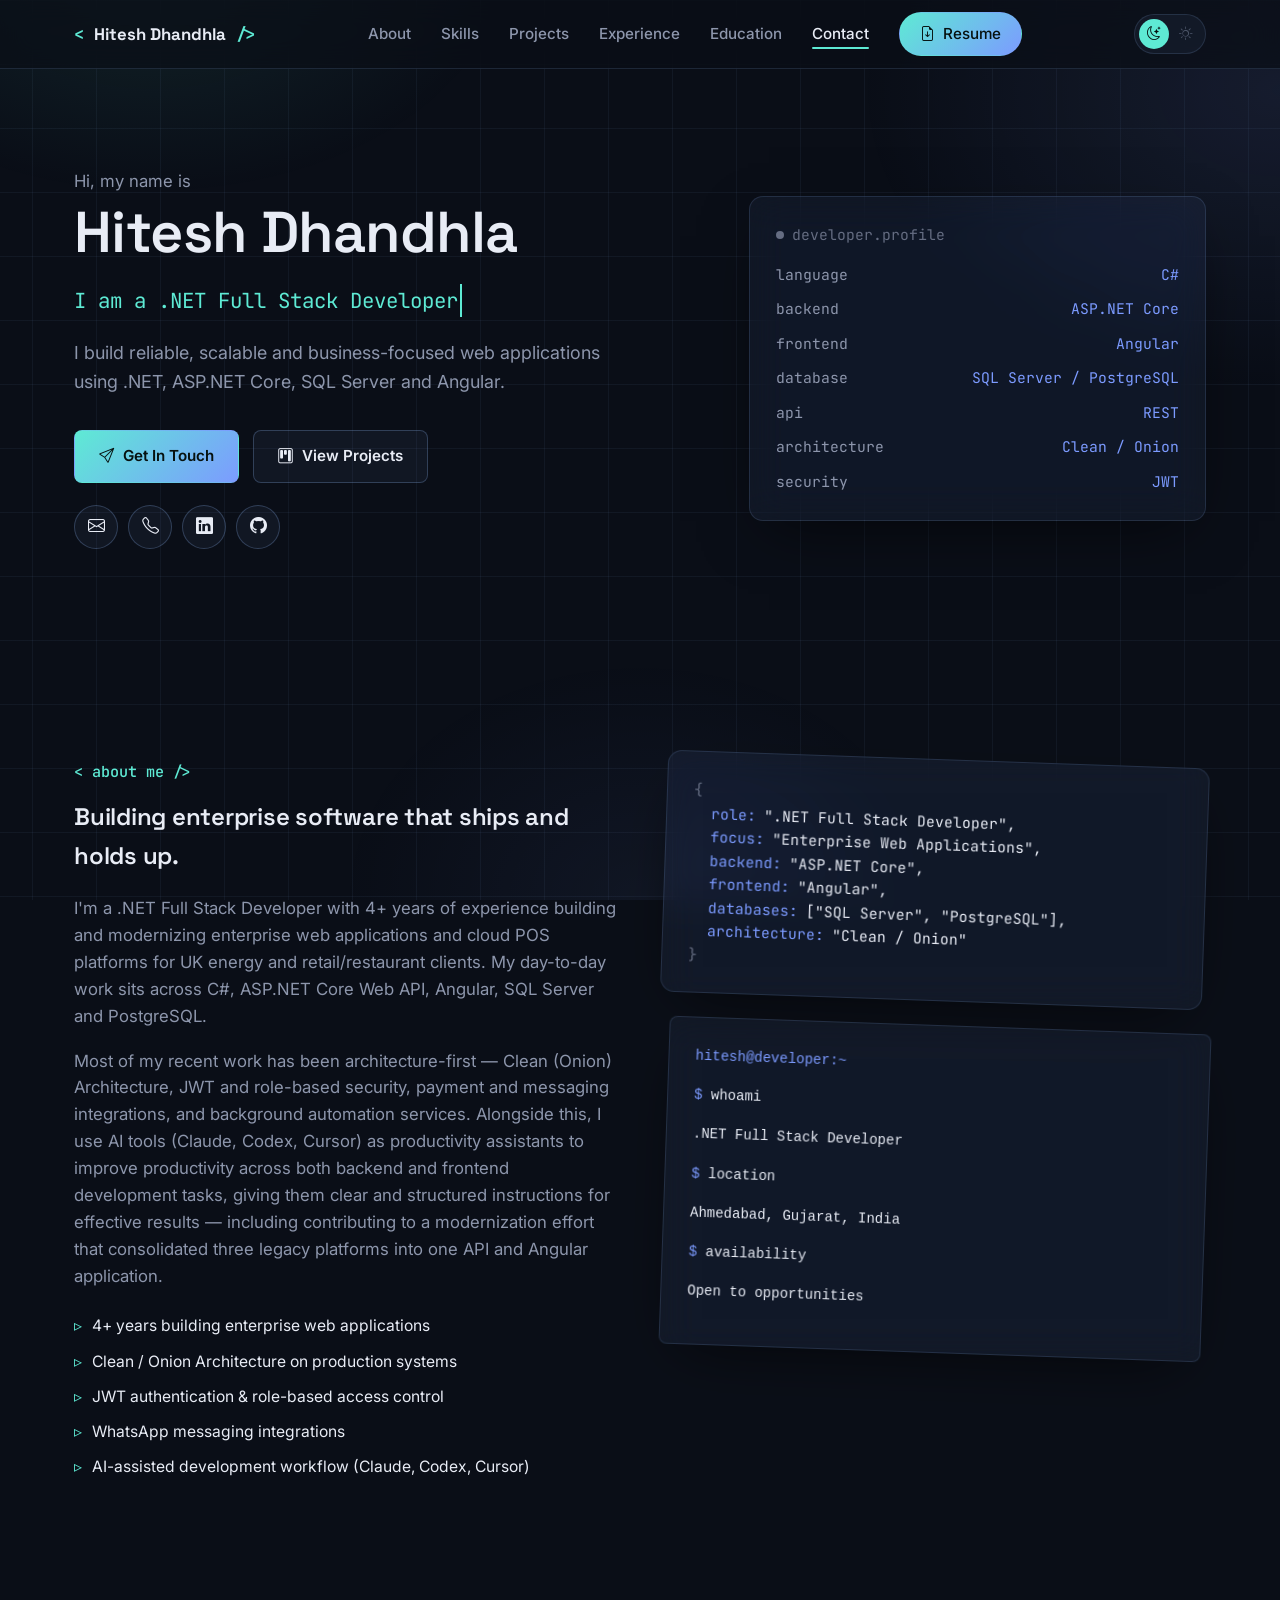
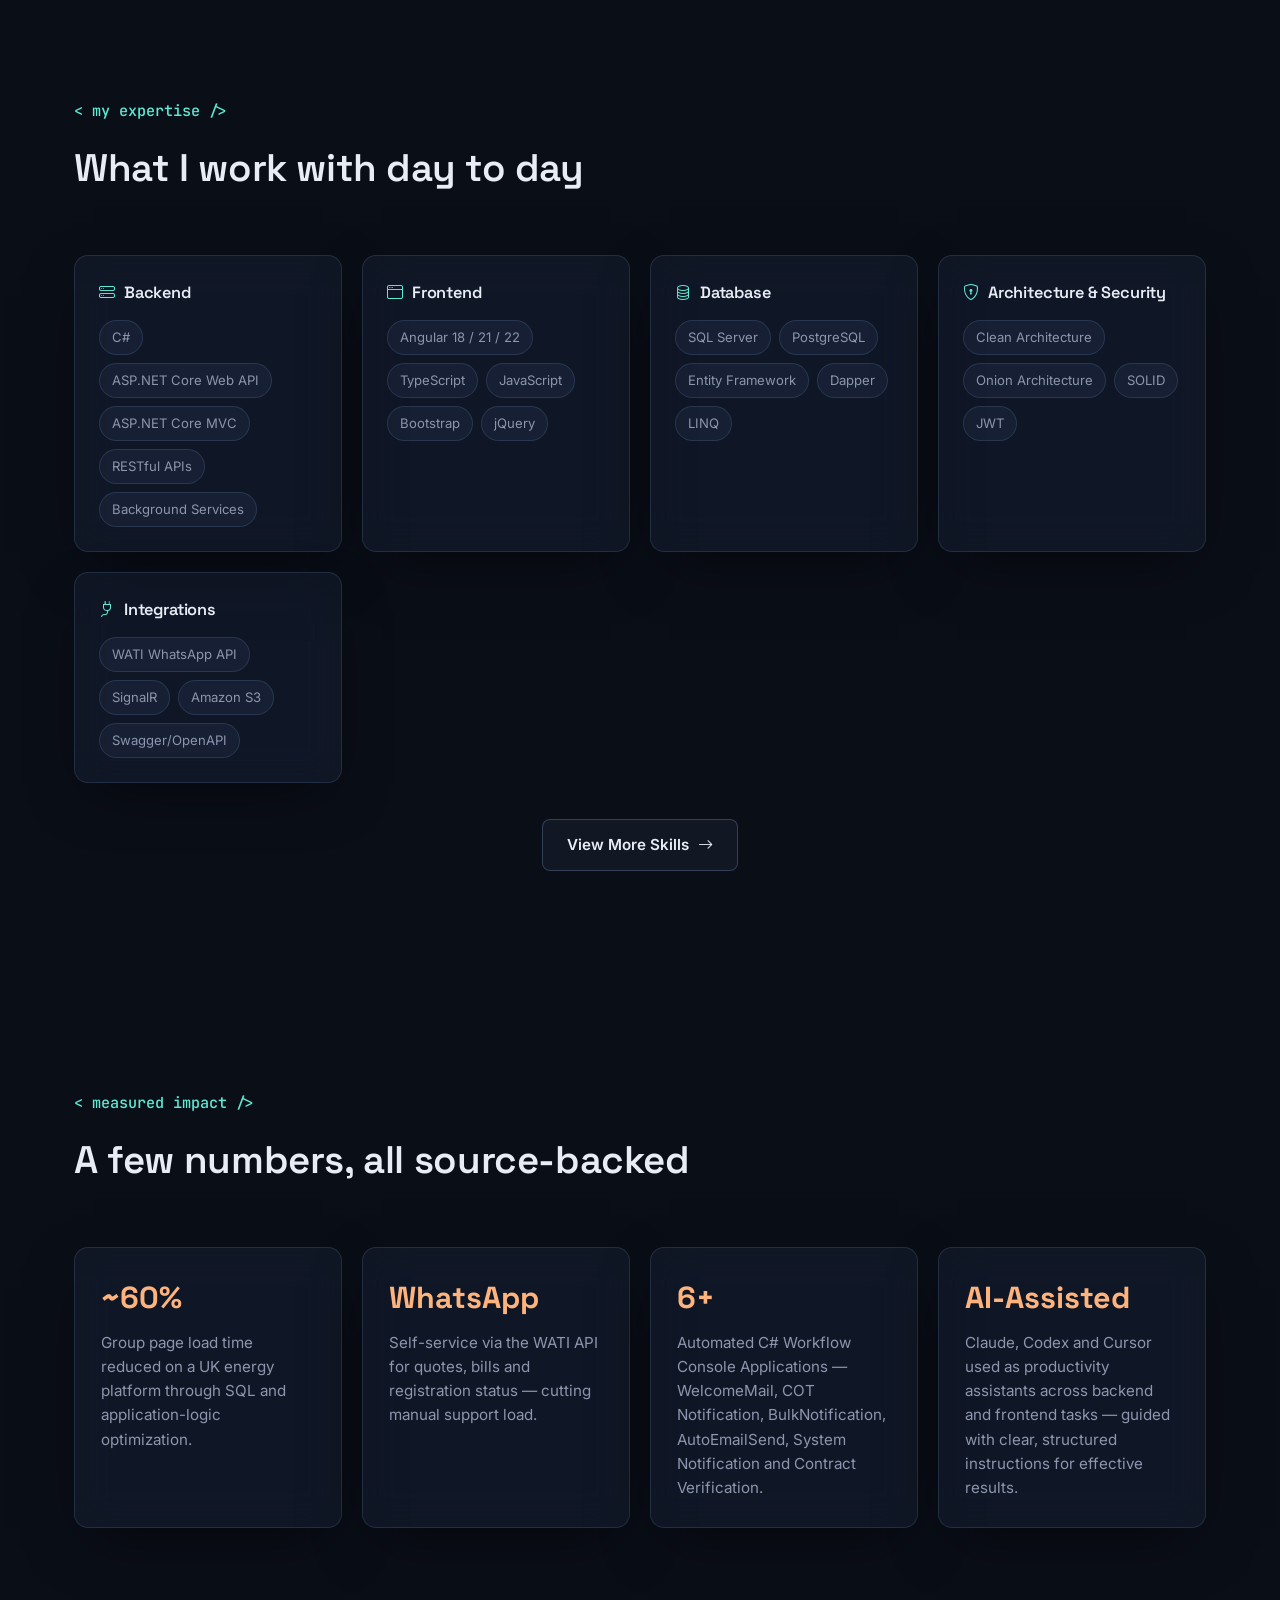
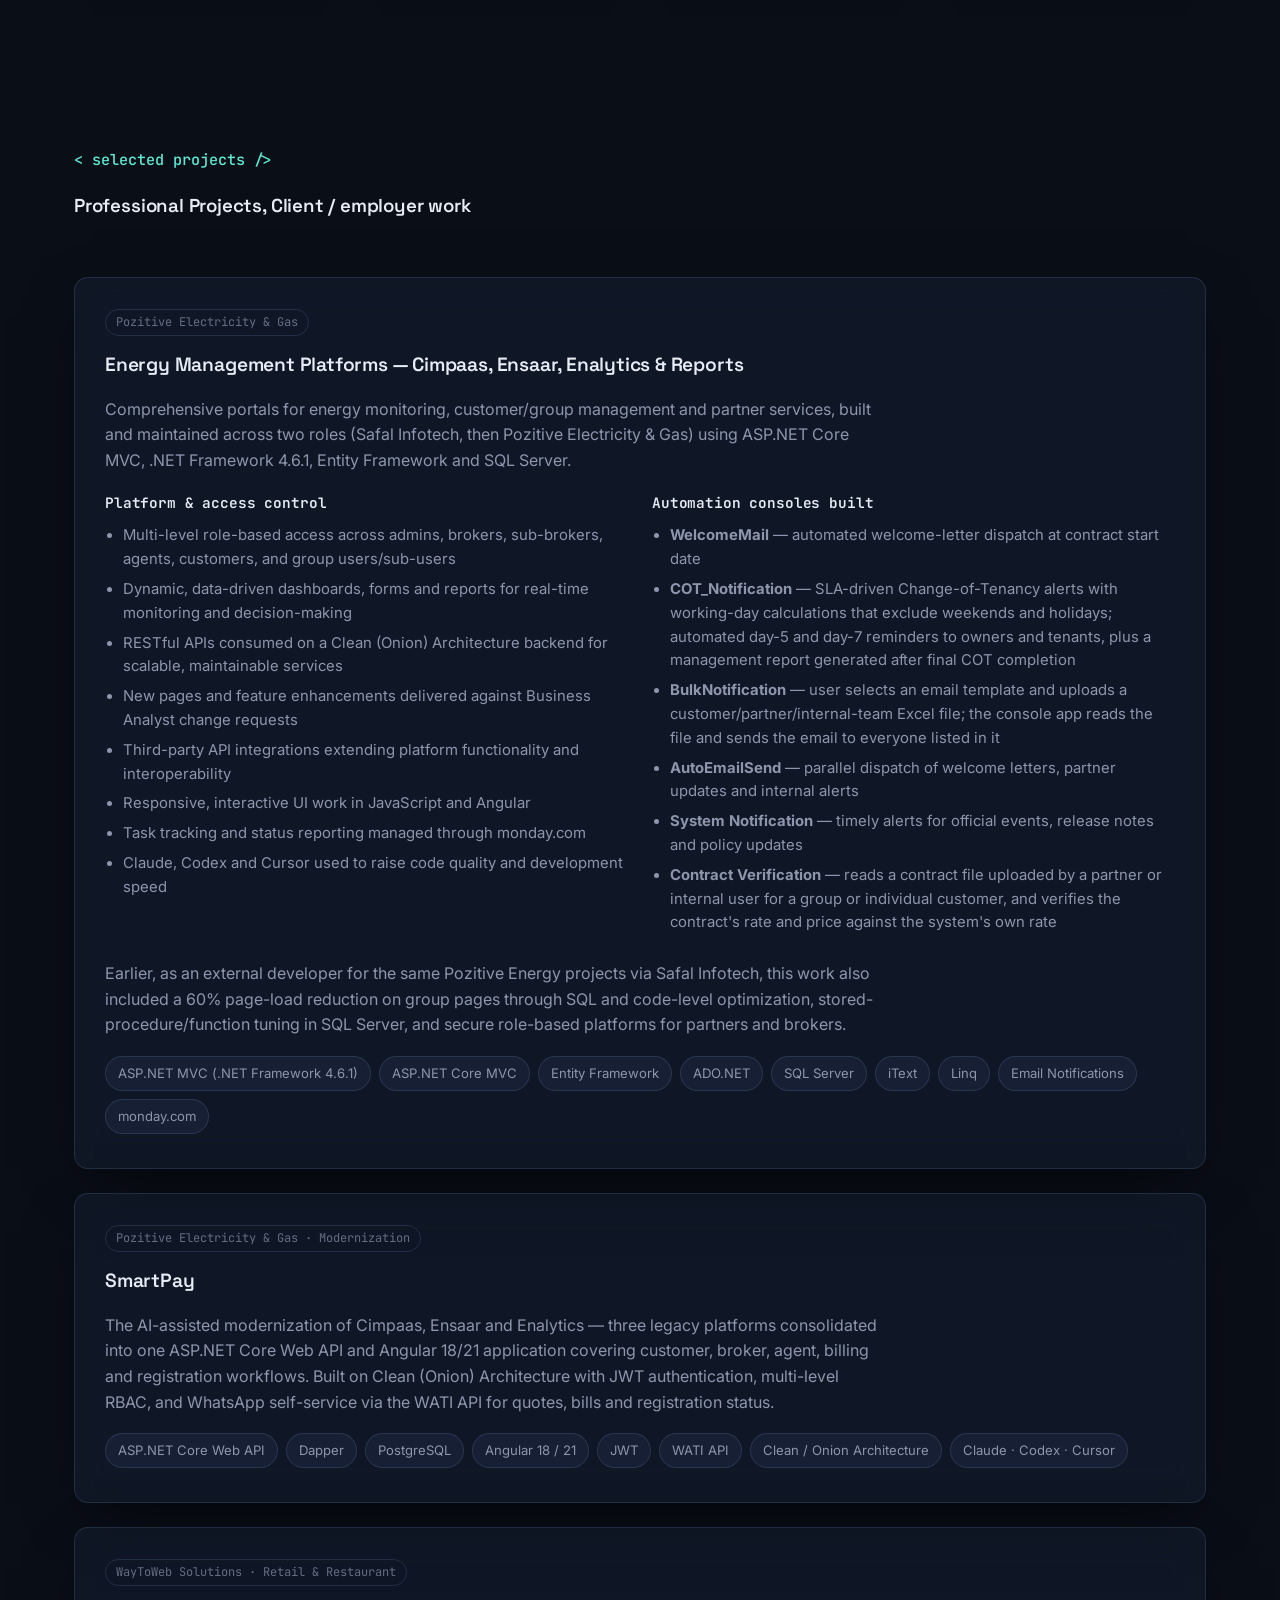
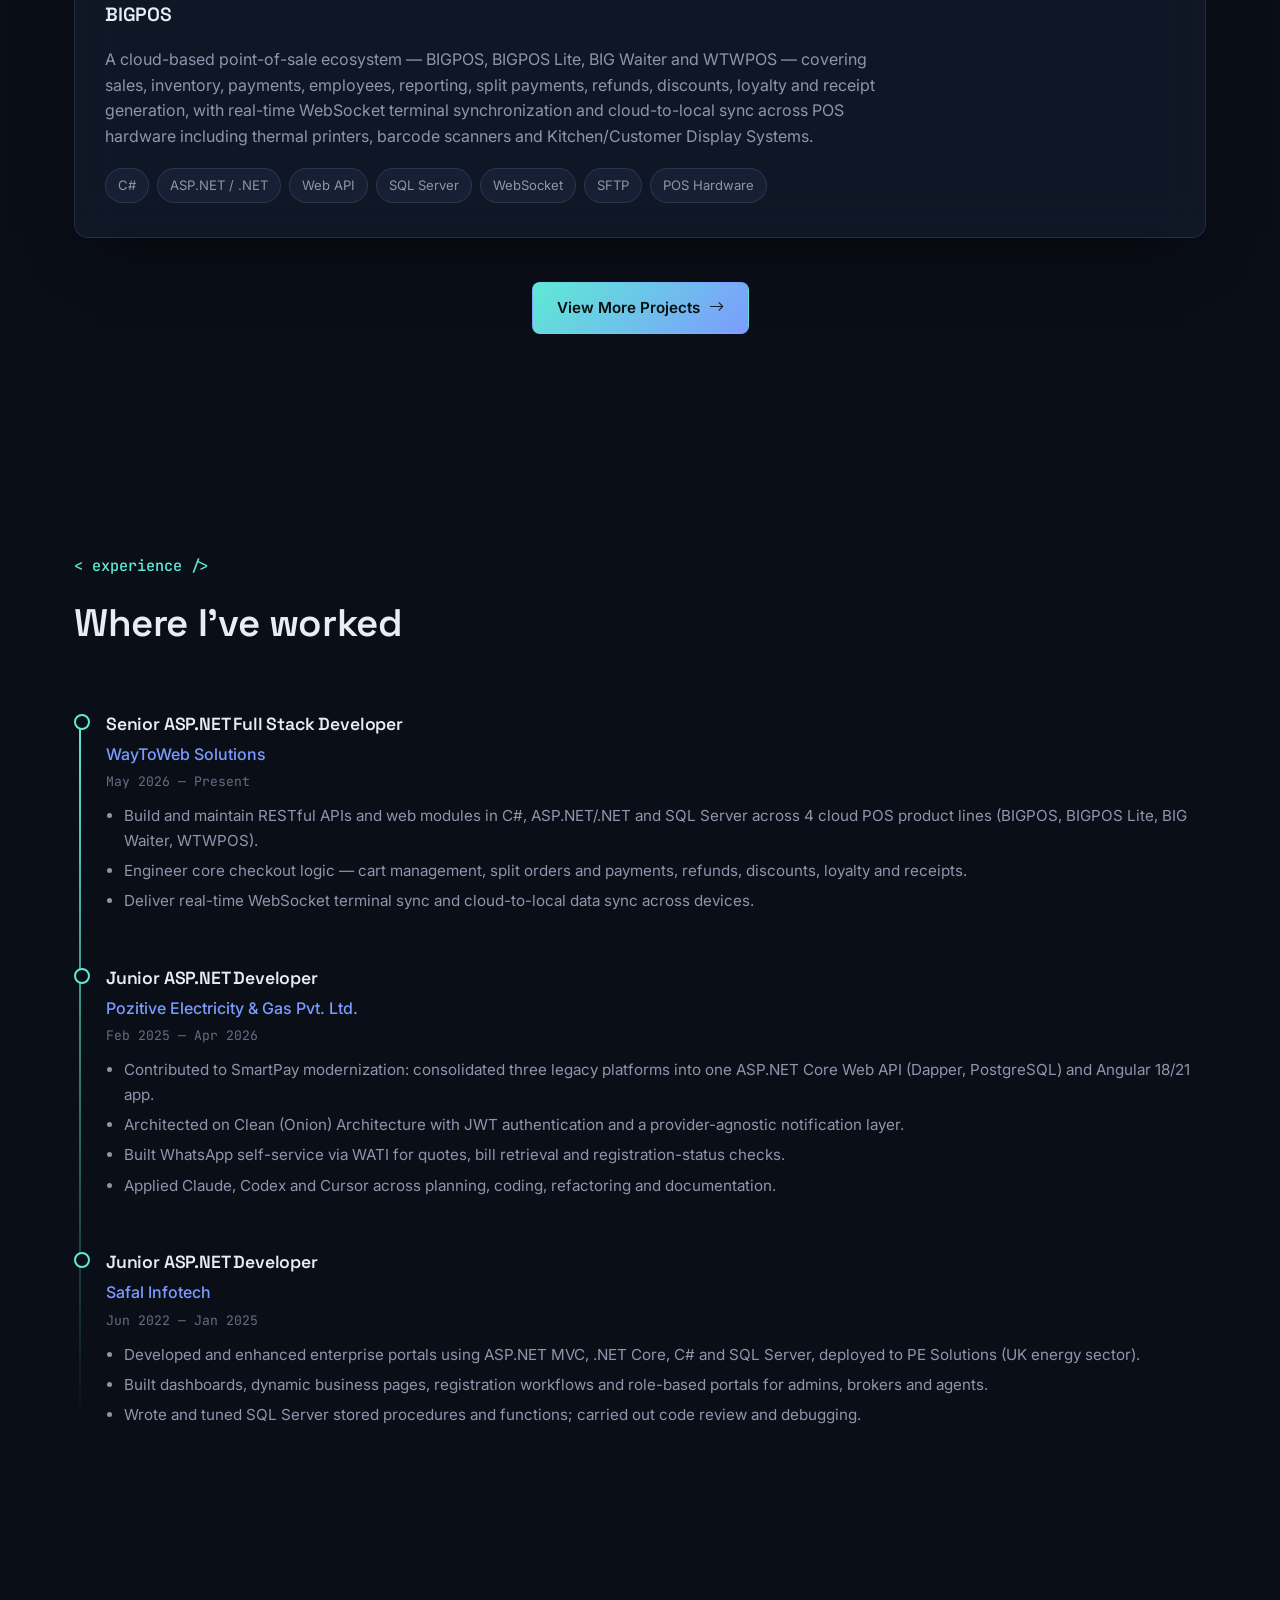
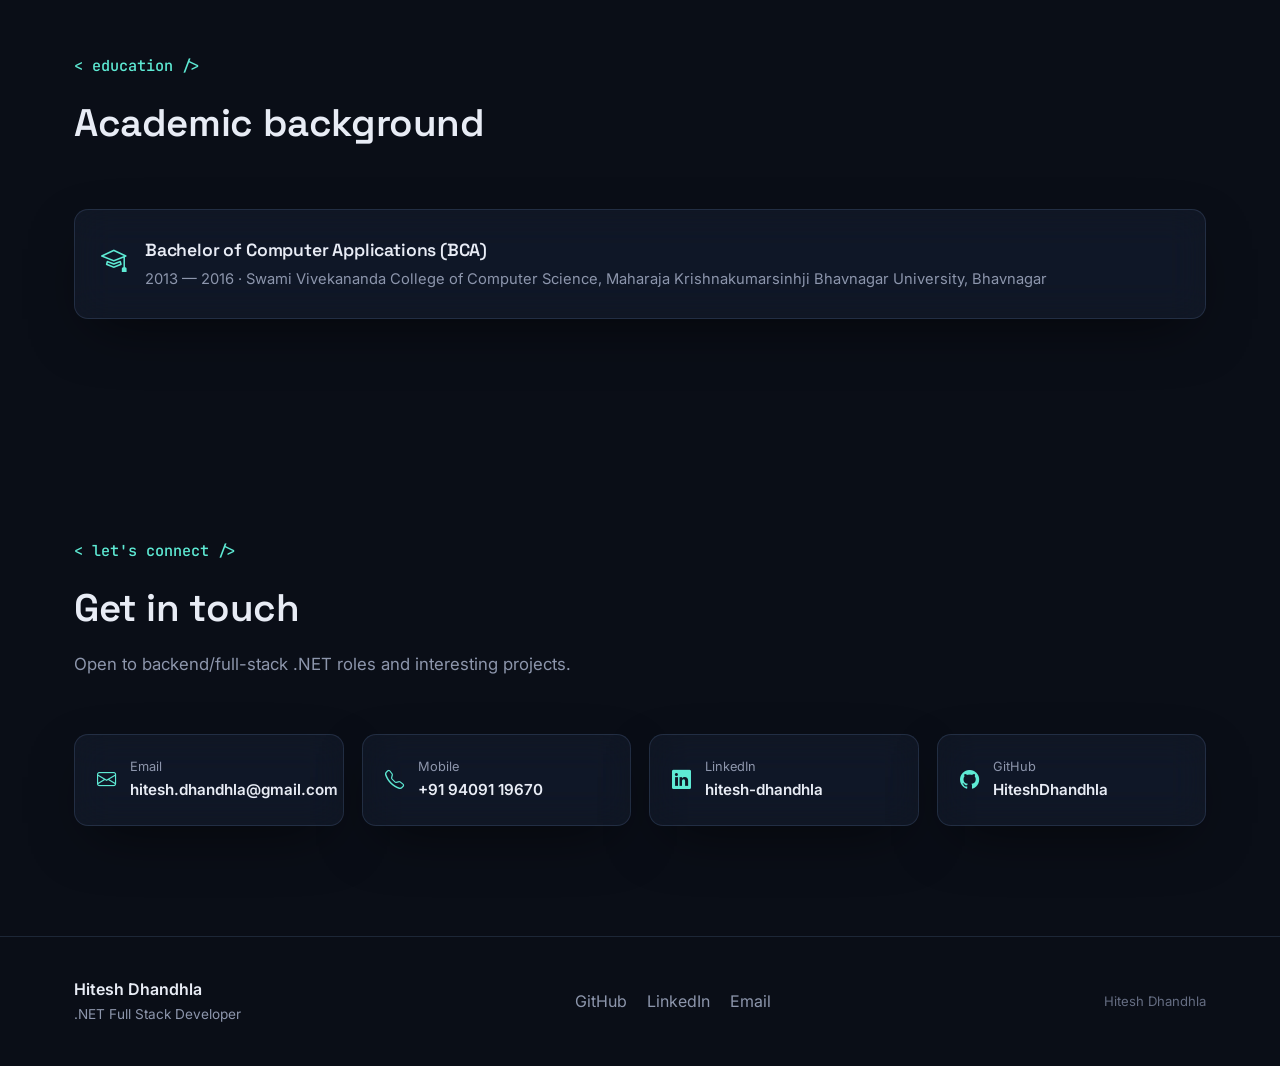
<file: index.html>
<!doctype html>
<html lang="en">

<head>
  <meta charset="UTF-8">
  <meta name="viewport" content="width=device-width, initial-scale=1">
  <title>Hitesh Dhandhla | .NET Full Stack Developer</title>
  <meta name="description"
    content="Hitesh Dhandhla — .NET Full Stack Developer building reliable, scalable web applications with ASP.NET Core, Angular and SQL Server.">

  <meta property="og:title" content="Hitesh Dhandhla | .NET Full Stack Developer">
  <meta property="og:description"
    content="I build reliable, scalable and business-focused web applications using .NET, ASP.NET Core, SQL Server and Angular.">
  <meta property="og:type" content="website">
  <meta property="og:url" content="https://HiteshDhandhla.github.io/">
  <meta name="twitter:card" content="summary">

  <link rel="icon" href="assets/favicon/favicon.svg" type="image/svg+xml">

  <link rel="stylesheet" href="https://cdn.jsdelivr.net/npm/bootstrap-icons@1.11.3/font/bootstrap-icons.css">
  <link rel="stylesheet" href="https://cdn.jsdelivr.net/npm/aos@2.3.4/dist/aos.css">
  <link rel="stylesheet" href="assets/css/style.css">
</head>

<body>

  <div class="bg-schematic" aria-hidden="true"></div>
  <div class="bg-glow" aria-hidden="true"></div>

  <nav class="site-nav">
    <div class="container-narrow">
      <a href="/" class="brand"><span class="bracket">&lt;</span>Hitesh Dhandhla<span class="bracket">/&gt;</span></a>

      <ul class="nav-links" id="nav-links">
        <li><a href="#about">About</a></li>
        <li><a href="#expertise">Skills</a></li>
        <li><a href="#projects">Projects</a></li>
        <li><a href="#experience">Experience</a></li>
        <li><a href="#education">Education</a></li>
        <li><a href="#contact">Contact</a></li>
        <li><a class="nav-cta" href="resume/Hitesh_Dhandhla.pdf" download="Hitesh_Dhandhla.pdf" rel="noopener"><i
              class="bi bi-file-earmark-arrow-down"></i> Resume</a></li>
      </ul>

      <div class="nav-right">
        <div class="theme-switch" role="group" aria-label="Theme">
          <button type="button" data-theme="dark" aria-pressed="true" aria-label="Dark theme"><i
              class="bi bi-moon-stars"></i></button>
          <button type="button" data-theme="light" aria-pressed="false" aria-label="Light theme"><i
              class="bi bi-sun"></i></button>
        </div>
        <button class="nav-toggle" aria-label="Open menu" aria-expanded="false" aria-controls="nav-links">
          <i class="bi bi-list"></i>
        </button>
      </div>
    </div>
  </nav>

  <main>

    <!-- Hero -->
    <section class="hero">
      <div class="container-narrow hero-grid">
        <div>
          <p class="hero-eyebrow" data-aos="fade-up">Hi, my name is</p>
          <h1 data-aos="fade-up" data-aos-delay="80">Hitesh Dhandhla</h1>
          <p class="hero-role" data-aos="fade-up" data-aos-delay="160">I am a <span id="hero-role-text"></span><span
              class="cursor">&nbsp;</span></p>
          <p class="hero-desc" data-aos="fade-up" data-aos-delay="240">I build reliable, scalable and business-focused
            web applications using .NET, ASP.NET Core, SQL Server and Angular.</p>
          <div class="hero-actions" data-aos="fade-up" data-aos-delay="320">
            <a href="#contact" class="btn btn-primary"><i class="bi bi-send"></i> Get In Touch</a>
            <a href="/projects/" class="btn btn-ghost"><i class="bi bi-kanban"></i> View Projects</a>
          </div>
          <div class="icon-btn-row" data-aos="fade-up" data-aos-delay="380">
            <a href="mailto:hitesh.dhandhla@gmail.com" class="icon-btn" aria-label="Email Hitesh"><i
                class="bi bi-envelope"></i></a>
            <a href="tel:+919409119670" class="icon-btn" aria-label="Call Hitesh"><i class="bi bi-telephone"></i></a>
            <a href="https://linkedin.com/in/hitesh-dhandhla" target="_blank" rel="noopener" class="icon-btn"
              aria-label="Hitesh on LinkedIn"><i class="bi bi-linkedin"></i></a>
            <a href="https://github.com/HiteshDhandhla" target="_blank" rel="noopener" class="icon-btn"
              aria-label="Hitesh on GitHub"><i class="bi bi-github"></i></a>
          </div>
        </div>

        <div class="glass dev-panel" data-aos="fade-left" data-aos-delay="200">
          <div class="panel-title"><span class="dot"></span> developer.profile</div>
          <ul>
            <li><span class="key">language</span><span class="val">C#</span></li>
            <li><span class="key">backend</span><span class="val">ASP.NET Core</span></li>
            <li><span class="key">frontend</span><span class="val">Angular</span></li>
            <li><span class="key">database</span><span class="val">SQL Server / PostgreSQL</span></li>
            <li><span class="key">api</span><span class="val">REST</span></li>
            <li><span class="key">architecture</span><span class="val">Clean / Onion</span></li>
            <!-- <li><span class="key">security</span><span class="val">JWT · RBAC</span></li> -->
            <li><span class="key">security</span><span class="val">JWT</span></li>
          </ul>
        </div>
      </div>
    </section>

    <!-- About -->
    <section id="about">
      <div class="container-narrow">
        <div class="about-grid">
          <div data-aos="fade-up">
            <span class="code-label">&lt; about me /&gt;</span>
            <h2 style="margin-top:14px;">Building enterprise software that ships and holds up.</h2>
            <div class="about-copy" style="margin-top:20px;">
              <p>I'm a .NET Full Stack Developer with 4+ years of experience building and modernizing enterprise web
                applications and cloud POS platforms for UK energy and retail/restaurant clients. My day-to-day work
                sits across C#, ASP.NET Core Web API, Angular, SQL Server and PostgreSQL.</p>
              <!-- <p>Most of my recent work has been architecture-first — Clean (Onion) Architecture, JWT and role-based security, payment and messaging integrations, and background automation services — including contributing to an AI-assisted modernization (Claude, Codex, Cursor) that consolidated three legacy platforms into one API and Angular application.</p> -->
              <p>Most of my recent work has been architecture-first — Clean (Onion) Architecture, JWT and role-based
                security, payment and messaging integrations, and background automation services. Alongside this, I use
                AI tools (Claude, Codex, Cursor) as productivity assistants to improve productivity across both backend
                and frontend development tasks, giving them clear and structured instructions for effective results —
                including contributing to a modernization effort that consolidated three legacy platforms into one API
                and Angular application.</p>
            </div>
            <ul class="about-highlights">
              <li>4+ years building enterprise web applications</li>
              <li>Clean / Onion Architecture on production systems</li>
              <li>JWT authentication &amp; role-based access control</li>
              <li>WhatsApp messaging integrations</li>
              <!-- <li>Payment gateway and WhatsApp messaging integrations</li> -->
              <li>AI-assisted development workflow (Claude, Codex, Cursor)</li>
            </ul>
          </div>

          <div data-aos="fade-left">
            <div class="glass snapshot-card">
              <div><span class="brace">{</span></div>
              <div class="snapshot-row"><span class="k">role:</span><span class="v">".NET Full Stack Developer",</span>
              </div>
              <div class="snapshot-row"><span class="k">focus:</span><span class="v">"Enterprise Web
                  Applications",</span></div>
              <div class="snapshot-row"><span class="k">backend:</span><span class="v">"ASP.NET Core",</span></div>
              <div class="snapshot-row"><span class="k">frontend:</span><span class="v">"Angular",</span></div>
              <div class="snapshot-row"><span class="k">databases:</span><span class="v">["SQL Server",
                  "PostgreSQL"],</span></div>
              <div class="snapshot-row"><span class="k">architecture:</span><span class="v">"Clean / Onion"</span></div>
              <div><span class="brace">}</span></div>
            </div>
            <div class="glass terminal">
              <div class="terminal-top">hitesh@developer:~</div>
              <p><span>$</span> whoami</p>
              <p>.NET Full Stack Developer</p>
              <p><span>$</span> location</p>
              <p>Ahmedabad, Gujarat, India</p>
              <p><span>$</span> availability</p>
              <p>Open to opportunities</p>
            </div>
          </div>
        </div>
      </div>
    </section>

    <!-- Expertise preview -->
    <section id="expertise">
      <div class="container-narrow">
        <div class="section-head" data-aos="fade-up">
          <span class="code-label">&lt; my expertise /&gt;</span>
          <h2>What I work with day to day</h2>
          <!-- <p>A curated snapshot — the full breakdown lives on the dedicated skills page.</p> -->
        </div>

        <div class="skill-groups" data-aos="fade-up">
          <div class="glass skill-card">
            <h3><i class="bi bi-hdd-stack"></i> Backend</h3>
            <div class="chip-row">
              <span class="chip">C#</span><span class="chip">ASP.NET Core Web API</span><span class="chip">ASP.NET Core
                MVC</span><span class="chip">RESTful APIs</span><span class="chip">Background Services</span>
            </div>
          </div>
          <div class="glass skill-card">
            <h3><i class="bi bi-window"></i> Frontend</h3>
            <div class="chip-row">
              <span class="chip">Angular 18 / 21 / 22</span><span class="chip">TypeScript</span><span
                class="chip">JavaScript</span><span class="chip">Bootstrap</span><span class="chip">jQuery</span>
            </div>
          </div>
          <div class="glass skill-card">
            <h3><i class="bi bi-database"></i> Database</h3>
            <div class="chip-row">
              <span class="chip">SQL Server</span><span class="chip">PostgreSQL</span><span class="chip">Entity
                Framework</span><span class="chip">Dapper</span><span class="chip">LINQ</span>
            </div>
          </div>
          <div class="glass skill-card">
            <h3><i class="bi bi-shield-lock"></i> Architecture &amp; Security</h3>
            <div class="chip-row">
              <span class="chip">Clean Architecture</span>
              <span class="chip">Onion Architecture</span>
              <span class="chip">SOLID</span>
              <span class="chip">JWT</span>
              <!-- <span class="chip">RBAC</span> -->
            </div>
          </div>
          <div class="glass skill-card">
            <h3><i class="bi bi-plug"></i> Integrations</h3>
            <div class="chip-row">
              <!-- <span class="chip">Payment Gateways</span> -->
              <span class="chip">WATI WhatsApp API</span>
              <span class="chip">SignalR </span>
              <span class="chip">Amazon S3</span>
              <span class="chip">Swagger/OpenAPI</span>
            </div>
          </div>
        </div>

        <div data-aos="fade-up" style="text-align:center; margin-top:36px;">
          <a href="/skills/" class="btn btn-ghost">View More Skills <i class="bi bi-arrow-right"></i></a>
        </div>
      </div>
    </section>

    <!-- Achievements -->
    <section id="achievements">
      <div class="container-narrow">
        <div class="section-head" data-aos="fade-up">
          <span class="code-label">&lt; measured impact /&gt;</span>
          <h2>A few numbers, all source-backed</h2>
        </div>
        <div class="stat-row" data-aos="fade-up">
          <div class="glass stat-card">
            <div class="stat-num">~60%</div>
            <p>Group page load time reduced on a UK energy platform through SQL and application-logic optimization.</p>
          </div>
          <!-- <div class="glass stat-card"> -->
          <!-- <div class="stat-num">3 → 1</div> -->
          <!-- <p>Legacy platforms (Cimpaas, Ensaar, Enalytics) consolidated into a single ASP.NET Core API + Angular app.</p> -->
          <!-- </div> -->
          <!-- <div class="glass stat-card"> -->
          <!-- <div class="stat-num">3</div> -->
          <!-- <p>Payment gateways integrated, plus real-time WebSocket terminal sync across 4 POS products.</p> -->
          <!-- </div> -->
          <div class="glass stat-card">
            <div class="stat-num">WhatsApp</div>
            <p>Self-service via the WATI API for quotes, bills and registration status — cutting manual support load.
            </p>
          </div>
          <div class="glass stat-card">
            <div class="stat-num">6+</div>
            <p>Automated C# Workflow Console Applications — WelcomeMail, COT Notification, BulkNotification,
              AutoEmailSend, System Notification and Contract Verification.</p>
          </div>
          <!-- <div class="glass stat-card"> -->
          <!-- <div class="stat-num">6+</div> -->
          <!-- <p>User roles under one multi-level RBAC model — admins, brokers, sub-brokers, agents, customers and group sub-users.</p> -->
          <!-- </div> -->
          <div class="glass stat-card">
            <div class="stat-num">AI-Assisted</div>
            <p>Claude, Codex and Cursor used as productivity assistants across backend and frontend tasks — guided with
              clear, structured instructions for effective results.</p>
          </div>
        </div>
      </div>
    </section>

    <!-- Selected projects -->
    <section id="projects">
      <div class="container-narrow">
        <div class="section-head" data-aos="fade-up">
          <span class="code-label">&lt; selected projects /&gt;</span>
          <h3>Professional Projects, Client / employer work</h3>
        </div>

        <!-- <div class="project-grid" data-aos="fade-up"> -->
        <article class="glass org-card" data-aos="fade-up">
          <span class="org-label">Pozitive Electricity & Gas</span>
          <h3>Energy Management Platforms — Cimpaas, Ensaar, Enalytics &amp; Reports</h3>
          <p class="desc">Comprehensive portals for energy monitoring, customer/group management and partner services,
            built and maintained across two roles (Safal Infotech, then Pozitive Electricity &amp; Gas) using ASP.NET
            Core MVC, .NET Framework 4.6.1, Entity Framework and SQL Server.</p>

          <div class="detail-columns">
            <div>
              <h4>Platform &amp; access control</h4>
              <ul>
                <li>Multi-level role-based access across admins, brokers, sub-brokers, agents, customers, and group
                  users/sub-users</li>
                <li>Dynamic, data-driven dashboards, forms and reports for real-time monitoring and decision-making</li>
                <li>RESTful APIs consumed on a Clean (Onion) Architecture backend for scalable, maintainable services
                </li>
                <li>New pages and feature enhancements delivered against Business Analyst change requests</li>
                <li>Third-party API integrations extending platform functionality and interoperability</li>
                <li>Responsive, interactive UI work in JavaScript and Angular</li>
                <li>Task tracking and status reporting managed through monday.com</li>
                <li>Claude, Codex and Cursor used to raise code quality and development speed</li>
              </ul>
            </div>
            <div>
              <h4>Automation consoles built</h4>
              <ul>
                <li><strong>WelcomeMail</strong> — automated welcome-letter dispatch at contract start date</li>
                <li><strong>COT_Notification</strong> — SLA-driven Change-of-Tenancy alerts with working-day
                  calculations that exclude weekends and holidays; automated day-5 and day-7 reminders to owners and
                  tenants, plus a management report generated after final COT completion</li>
                <li><strong>BulkNotification</strong> — user selects an email template and uploads a
                  customer/partner/internal-team Excel file; the console app reads the file and sends the email to
                  everyone listed in it</li>
                <li><strong>AutoEmailSend</strong> — parallel dispatch of welcome letters, partner updates and internal
                  alerts</li>
                <li><strong>System Notification</strong> — timely alerts for official events, release notes and policy
                  updates</li>
                <li><strong>Contract Verification</strong> — reads a contract file uploaded by a partner or internal
                  user for a group or individual customer, and verifies the contract's rate and price against the
                  system's own rate</li>
              </ul>
            </div>
          </div>

          <p class="desc" style="margin-top:4px;">Earlier, as an external developer for the same Pozitive Energy
            projects via Safal Infotech, this work also included a 60% page-load reduction on group pages through SQL
            and code-level optimization, stored-procedure/function tuning in SQL Server, and secure role-based platforms
            for partners and brokers.</p>

          <div class="chip-row">
            <span class="chip">ASP.NET MVC (.NET Framework 4.6.1)</span><span class="chip">ASP.NET Core MVC</span>
            <span class="chip">Entity Framework</span><span class="chip">ADO.NET</span><span class="chip">SQL
              Server</span><span class="chip">iText</span>
            <span class="chip">Linq</span><span class="chip">Email Notifications</span><span
              class="chip">monday.com</span>
          </div>
        </article>

        <article class="glass org-card" data-aos="fade-up">
          <span class="org-label">Pozitive Electricity &amp; Gas · Modernization</span>
          <h3>SmartPay</h3>
          <p class="desc">The AI-assisted modernization of Cimpaas, Ensaar and Enalytics — three legacy platforms
            consolidated into one ASP.NET Core Web API and Angular 18/21 application covering customer, broker, agent,
            billing and registration workflows. Built on Clean (Onion) Architecture with JWT authentication, multi-level
            RBAC, and WhatsApp self-service via the WATI API for quotes, bills and registration status.</p>
          <div class="chip-row">
            <span class="chip">ASP.NET Core Web API</span><span class="chip">Dapper</span><span
              class="chip">PostgreSQL</span>
            <span class="chip">Angular 18 / 21</span><span class="chip">JWT</span><span class="chip">WATI API</span>
            <span class="chip">Clean / Onion Architecture</span><span class="chip">Claude · Codex · Cursor</span>
          </div>
        </article>

        <article class="glass org-card" data-aos="fade-up">
          <span class="org-label">WayToWeb Solutions · Retail &amp; Restaurant</span>
          <h3>BIGPOS</h3>
          <p class="desc">A cloud-based point-of-sale ecosystem — BIGPOS, BIGPOS Lite, BIG Waiter and WTWPOS — covering
            sales, inventory, payments, employees, reporting, split payments, refunds, discounts, loyalty and receipt
            generation, with real-time WebSocket terminal synchronization and cloud-to-local sync across POS hardware
            including thermal printers, barcode scanners and Kitchen/Customer Display Systems.</p>
          <div class="chip-row">
            <span class="chip">C#</span><span class="chip">ASP.NET / .NET</span><span class="chip">Web API</span><span
              class="chip">SQL Server</span>
            <span class="chip">WebSocket</span><span class="chip">SFTP</span><span class="chip">POS Hardware</span>
          </div>
        </article>

        <!-- </div> -->

        <!-- In-progress teaser strip -->
        <!-- <div data-aos="fade-up" style="margin-top:40px;"> -->
        <!-- <p class="code-label" style="margin-bottom:16px; display:block;">&lt; currently building /&gt;</p> -->
        <!-- <div class="progress-strip"> -->
        <!-- <div class="glass progress-card"> -->
        <!-- <span class="status-chip">Planning &amp; Architecture</span> -->
        <!-- <h4>DhanvantariCare</h4> -->
        <!-- <p>A modular Clean/Onion-Architecture healthcare platform spanning hospitals, clinics, pharmacy, labs and a patient portal.</p> -->
        <!-- <a href="projects.html#dhanvantaricare">View roadmap <i class="bi bi-arrow-right"></i></a> -->
        <!-- </div> -->
        <!-- <div class="glass progress-card"> -->
        <!-- <span class="status-chip">Planning &amp; Architecture</span> -->
        <!-- <h4>RatnakarLabs — Ratnakar Commerce</h4> -->
        <!-- <p>A microservices e-commerce platform behind a YARP gateway, with matching Angular and React clients.</p> -->
        <!-- <a href="projects.html#ratnakarlabs">View roadmap <i class="bi bi-arrow-right"></i></a> -->
        <!-- </div> -->
        <!-- </div> -->
        <!-- </div> -->

        <div data-aos="fade-up" style="text-align:center; margin-top:44px;">
          <a href="/projects/" class="btn btn-primary">View More Projects <i class="bi bi-arrow-right"></i></a>
        </div>
      </div>
    </section>

    <!-- Experience -->
    <section id="experience">
      <div class="container-narrow">
        <div class="section-head" data-aos="fade-up">
          <span class="code-label">&lt; experience /&gt;</span>
          <h2>Where I've worked</h2>
        </div>

        <div class="timeline" data-aos="fade-up">
          <div class="timeline-item">
            <h3 class="role">Senior ASP.NET Full Stack Developer</h3>
            <p class="org">WayToWeb Solutions</p>
            <span class="dates">May 2026 — Present</span>
            <ul>
              <li>Build and maintain RESTful APIs and web modules in C#, ASP.NET/.NET and SQL Server across 4 cloud POS
                product lines (BIGPOS, BIGPOS Lite, BIG Waiter, WTWPOS).</li>
              <li>Engineer core checkout logic — cart management, split orders and payments, refunds, discounts, loyalty
                and receipts.</li>
              <!-- <li>Extend payment-gateway connections (iPay88, Revenue Monster, Fomo Pay) and the Lalamove delivery API.
              </li> -->
              <li>Deliver real-time WebSocket terminal sync and cloud-to-local data sync across devices.</li>
            </ul>
          </div>
          <div class="timeline-item">
            <h3 class="role">Junior ASP.NET Developer</h3>
            <p class="org">Pozitive Electricity &amp; Gas Pvt. Ltd.</p>
            <span class="dates">Feb 2025 — Apr 2026</span>
            <ul>
              <li>Contributed to SmartPay modernization: consolidated three legacy platforms into one ASP.NET Core Web
                API (Dapper, PostgreSQL) and Angular 18/21 app.</li>
              <li>Architected on Clean (Onion) Architecture with JWT authentication and a provider-agnostic notification
                layer.</li>
              <li>Built WhatsApp self-service via WATI for quotes, bill retrieval and registration-status checks.</li>
              <li>Applied Claude, Codex and Cursor across planning, coding, refactoring and documentation.</li>
            </ul>
          </div>
          <div class="timeline-item">
            <h3 class="role">Junior ASP.NET Developer</h3>
            <p class="org">Safal Infotech</p>
            <span class="dates">Jun 2022 — Jan 2025</span>
            <ul>
              <li>Developed and enhanced enterprise portals using ASP.NET MVC, .NET Core, C# and SQL Server, deployed to
                PE Solutions (UK energy sector).</li>
              <li>Built dashboards, dynamic business pages, registration workflows and role-based portals for admins,
                brokers and agents.</li>
              <li>Wrote and tuned SQL Server stored procedures and functions; carried out code review and debugging.
              </li>
            </ul>
          </div>
        </div>
      </div>
    </section>

    <!-- Education -->
    <section id="education">
      <div class="container-narrow">
        <div class="section-head" data-aos="fade-up">
          <span class="code-label">&lt; education /&gt;</span>
          <h2>Academic background</h2>
        </div>
        <div class="glass edu-card" data-aos="fade-up">
          <i class="bi bi-mortarboard"></i>
          <div>
            <h3>Bachelor of Computer Applications (BCA)</h3>
            <p>2013 — 2016 · Swami Vivekananda College of Computer Science, Maharaja Krishnakumarsinhji Bhavnagar
              University, Bhavnagar</p>
          </div>
        </div>
      </div>
    </section>

    <!-- Contact -->
    <section id="contact">
      <div class="container-narrow">
        <div class="section-head" data-aos="fade-up">
          <span class="code-label">&lt; let's connect /&gt;</span>
          <h2>Get in touch</h2>
          <p>Open to backend/full-stack .NET roles and interesting projects.</p>
        </div>
        <div class="contact-grid" data-aos="fade-up">
          <a class="glass contact-card" href="mailto:hitesh.dhandhla@gmail.com">
            <i class="bi bi-envelope"></i>
            <div><span class="label">Email</span><span class="value">hitesh.dhandhla@gmail.com</span></div>
          </a>
          <a class="glass contact-card" href="tel:+919409119670">
            <i class="bi bi-telephone"></i>
            <div><span class="label">Mobile</span><span class="value">+91 94091 19670</span></div>
          </a>
          <a class="glass contact-card" href="https://linkedin.com/in/hitesh-dhandhla" target="_blank" rel="noopener">
            <i class="bi bi-linkedin"></i>
            <div><span class="label">LinkedIn</span><span class="value">hitesh-dhandhla</span></div>
          </a>
          <a class="glass contact-card" href="https://github.com/HiteshDhandhla" target="_blank" rel="noopener">
            <i class="bi bi-github"></i>
            <div><span class="label">GitHub</span><span class="value">HiteshDhandhla</span></div>
          </a>
        </div>
      </div>
    </section>

  </main>

  <footer>
    <div class="container-narrow footer-row">
      <div class="footer-brand">Hitesh Dhandhla<span>.NET Full Stack Developer</span></div>
      <div class="footer-links">
        <a href="https://github.com/HiteshDhandhla" target="_blank" rel="noopener">GitHub</a>
        <a href="https://linkedin.com/in/hitesh-dhandhla" target="_blank" rel="noopener">LinkedIn</a>
        <a href="mailto:hitesh.dhandhla@gmail.com">Email</a>
      </div>
      <!-- <div class="footer-meta">&copy; <span id="footer-year"></span> Hitesh Dhandhla · Built with HTML, CSS &amp; JavaScript</div> -->
      <div class="footer-meta">Hitesh Dhandhla</div>
    </div>
  </footer>

  <script src="https://cdn.jsdelivr.net/npm/aos@2.3.4/dist/aos.js"></script>
  <script src="assets/js/theme.js"></script>
  <script src="assets/js/main.js"></script>
</body>

</html>
</file>
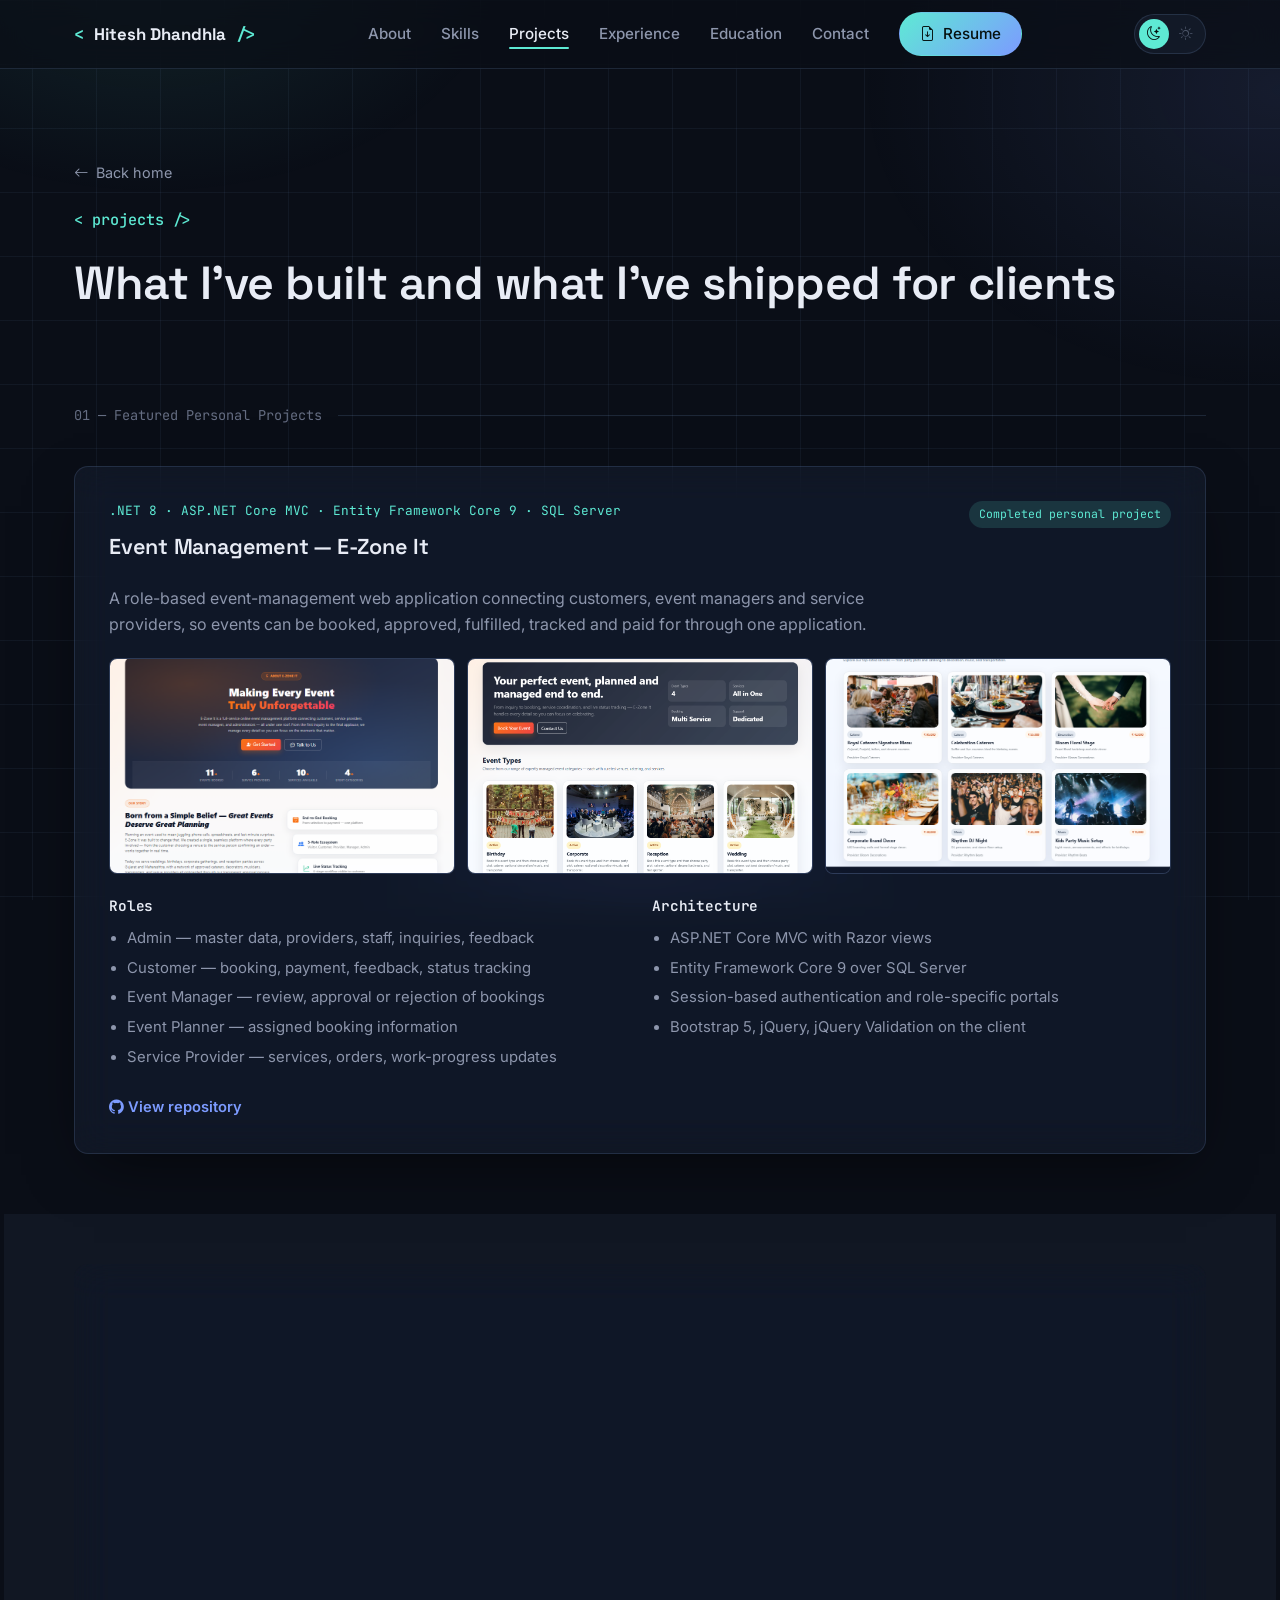
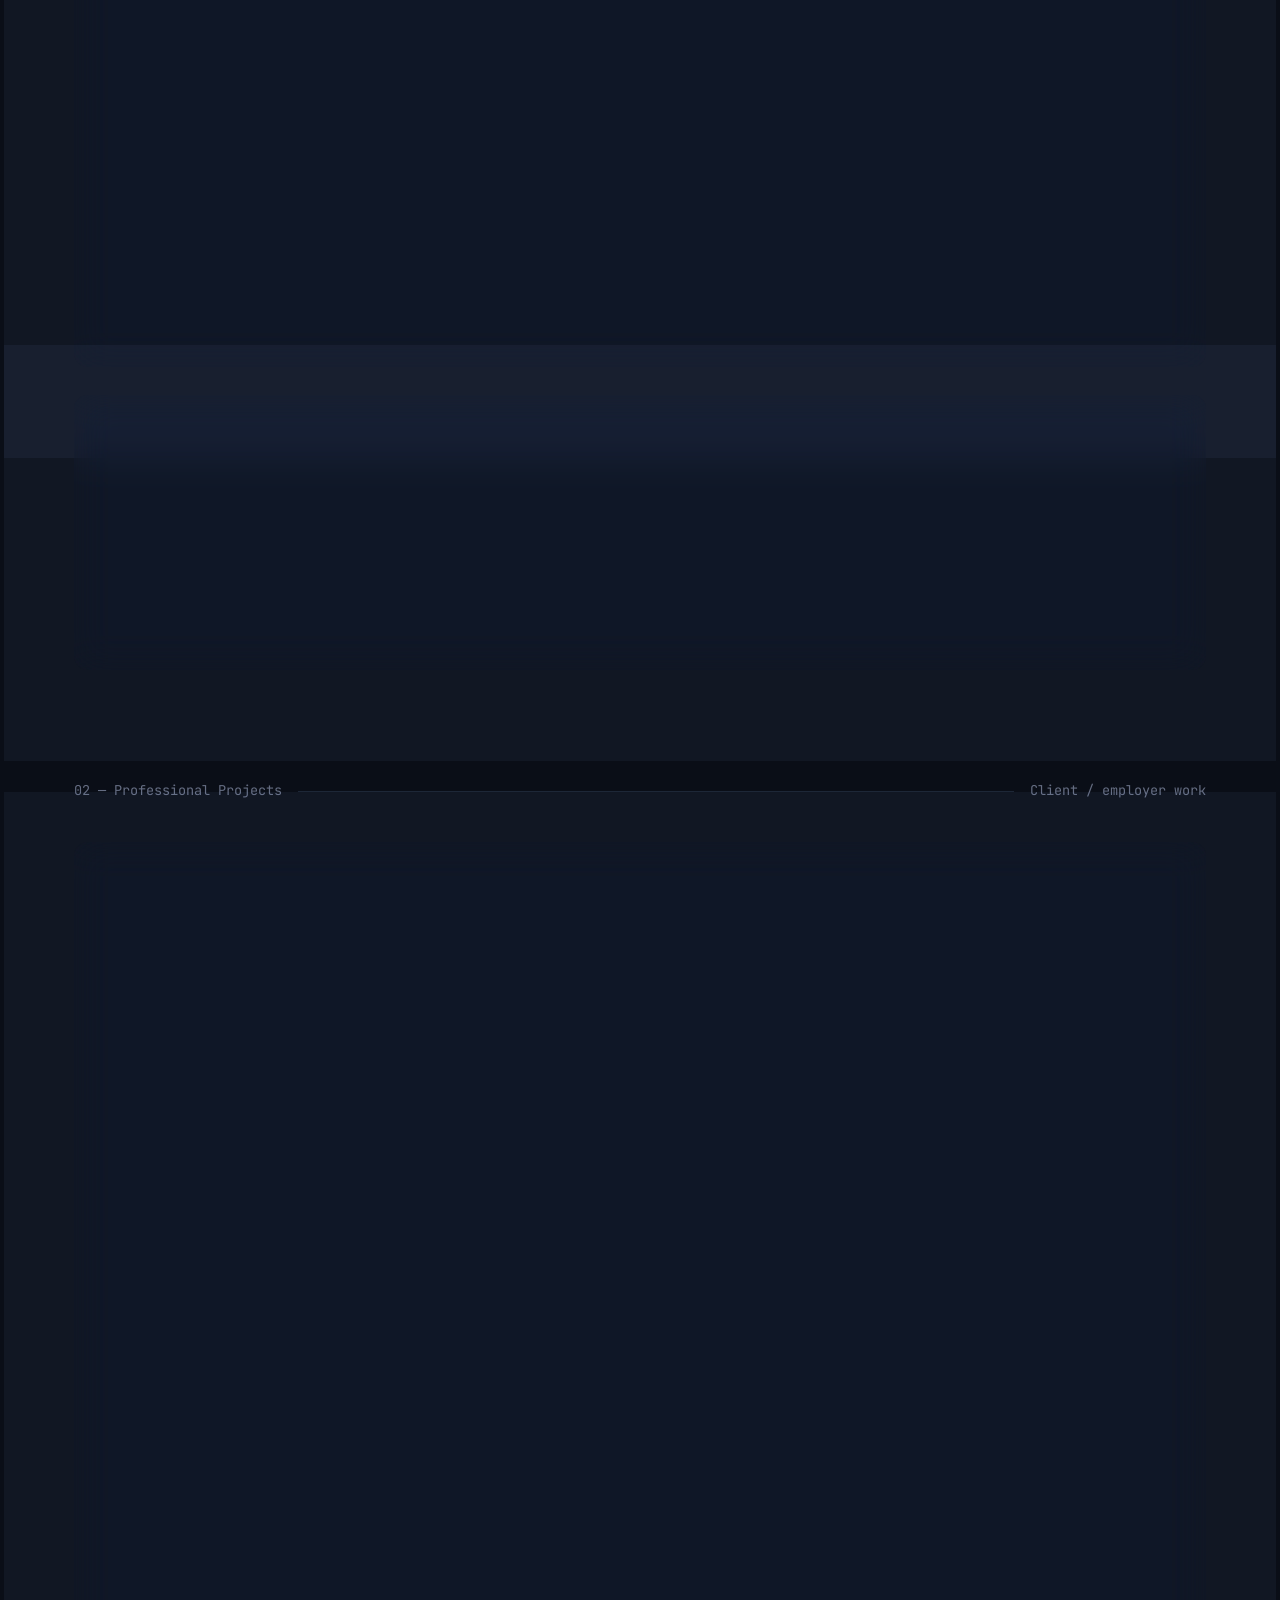
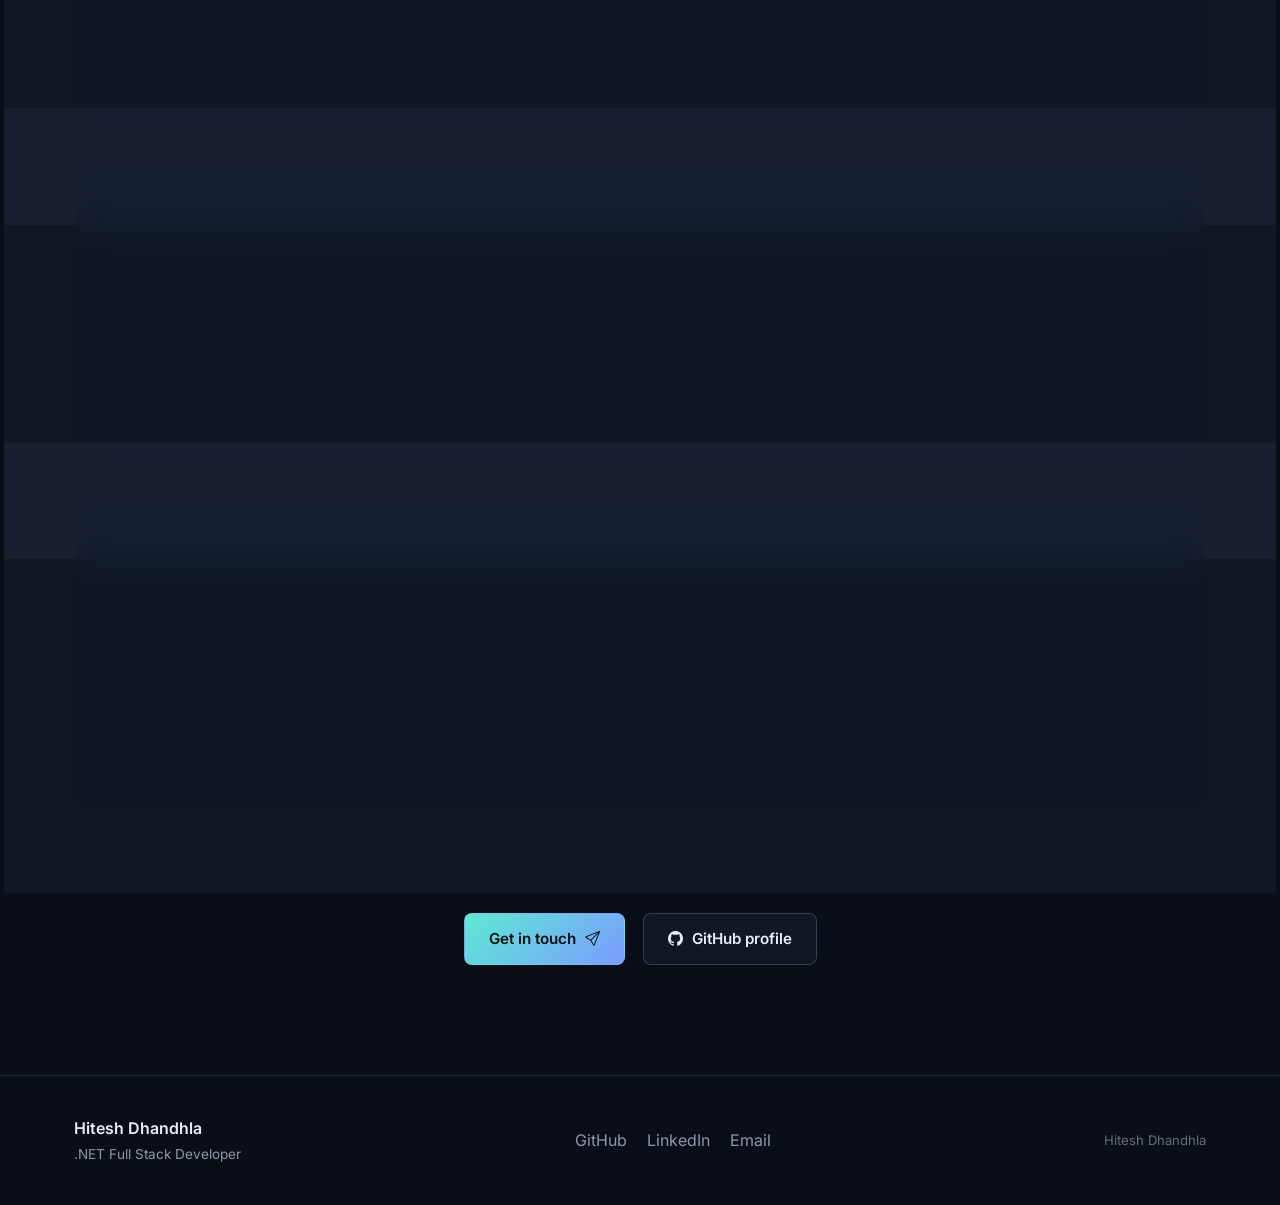
<file: projects/index.html>
<!doctype html>
<html lang="en">

<head>
  <meta charset="UTF-8">
  <meta name="viewport" content="width=device-width, initial-scale=1">
  <title>Projects | Hitesh Dhandhla</title>
  <meta name="description"
    content="Personal, in-progress and professional projects by Hitesh Dhandhla — .NET Full Stack Developer.">
  <link rel="icon" href="/assets/favicon/favicon.svg" type="image/svg+xml">
  <link rel="stylesheet" href="https://cdn.jsdelivr.net/npm/bootstrap-icons@1.11.3/font/bootstrap-icons.css">
  <link rel="stylesheet" href="https://cdn.jsdelivr.net/npm/aos@2.3.4/dist/aos.css">
  <link rel="stylesheet" href="/assets/css/style.css">
</head>

<body>

  <div class="bg-schematic" aria-hidden="true"></div>
  <div class="bg-glow" aria-hidden="true"></div>

  <nav class="site-nav">
    <div class="container-narrow">
      <a href="/" class="brand"><span class="bracket">&lt;</span>Hitesh Dhandhla<span class="bracket">/&gt;</span></a>
      <ul class="nav-links" id="nav-links">
        <li><a href="/#about">About</a></li>
        <li><a href="/skills/">Skills</a></li>
        <li><a href="/projects/" class="active">Projects</a></li>
        <li><a href="/#experience">Experience</a></li>
        <li><a href="/#education">Education</a></li>
        <li><a href="/#contact">Contact</a></li>
        <li><a class="nav-cta" href="/resume/Hitesh_Dhandhla.pdf" download="Hitesh_Dhandhla.pdf" rel="noopener"><i
              class="bi bi-file-earmark-arrow-down"></i> Resume</a></li>
      </ul>
      <div class="nav-right">
        <div class="theme-switch" role="group" aria-label="Theme">
          <button type="button" data-theme="dark" aria-pressed="true" aria-label="Dark theme"><i
              class="bi bi-moon-stars"></i></button>
          <button type="button" data-theme="light" aria-pressed="false" aria-label="Light theme"><i
              class="bi bi-sun"></i></button>
        </div>
        <button class="nav-toggle" aria-label="Open menu" aria-expanded="false" aria-controls="nav-links"><i
            class="bi bi-list"></i></button>
      </div>
    </div>
  </nav>

  <main>
    <section class="page-hero">
      <div class="container-narrow">
        <a href="/" class="breadcrumb-back"><i class="bi bi-arrow-left"></i> Back home</a>
        <span class="code-label">&lt; projects /&gt;</span>
        <h1>What I've built and what I've shipped for clients</h1>
      </div>
    </section>

    <!-- TIER A -->
    <section style="padding-top:0;" id="event-management">
      <div class="container-narrow">
        <div class="tier-divider" data-aos="fade-up">
          <span class="tier-label">01 — Featured Personal Projects</span>
          <span class="line"></span>
          <!-- <span class="tier-label">Shipped &amp; source-available</span> -->
        </div>

        <article class="glass detail-card" data-aos="fade-up">
          <div class="detail-head">
            <div>
              <span class="project-tag">.NET 8 · ASP.NET Core MVC · Entity Framework Core 9 · SQL Server</span>
              <h3>Event Management — E-Zone It</h3>
            </div>
            <span class="status-chip" style="background:rgba(94,234,212,0.14); color:var(--accent);">Completed personal
              project</span>
          </div>
          <p class="desc">A role-based event-management web application connecting customers, event managers and service
            providers, so events can be booked, approved, fulfilled, tracked and paid for through one application.</p>

          <div class="shot-gallery">
            <div class="shot-frame">
              <img src="/assets/images/event-management/event-management-1.png"
                alt="Event Management — booking dashboard" loading="lazy"
                onerror="this.style.display='none'; this.nextElementSibling.style.display='flex';">
              <div class="shot-fallback"><i class="bi bi-image"></i><span>event-management-1.png</span></div>
            </div>
            <div class="shot-frame">
              <img src="/assets/images/event-management/event-management-2.png"
                alt="Event Management — booking approval screen" loading="lazy"
                onerror="this.style.display='none'; this.nextElementSibling.style.display='flex';">
              <div class="shot-fallback"><i class="bi bi-image"></i><span>event-management-2.png</span></div>
            </div>
            <div class="shot-frame">
              <img src="/assets/images/event-management/event-management-3.png"
                alt="Event Management — service provider portal" loading="lazy"
                onerror="this.style.display='none'; this.nextElementSibling.style.display='flex';">
              <div class="shot-fallback"><i class="bi bi-image"></i><span>event-management-3.png</span></div>
            </div>
          </div>

          <div class="detail-columns">
            <div>
              <h4>Roles</h4>
              <ul>
                <li>Admin — master data, providers, staff, inquiries, feedback</li>
                <li>Customer — booking, payment, feedback, status tracking</li>
                <li>Event Manager — review, approval or rejection of bookings</li>
                <li>Event Planner — assigned booking information</li>
                <li>Service Provider — services, orders, work-progress updates</li>
              </ul>
            </div>
            <div>
              <h4>Architecture</h4>
              <ul>
                <li>ASP.NET Core MVC with Razor views</li>
                <li>Entity Framework Core 9 over SQL Server</li>
                <li>Session-based authentication and role-specific portals</li>
                <li>Bootstrap 5, jQuery, jQuery Validation on the client</li>
              </ul>
            </div>
          </div>
          <div class="detail-links">
            <a href="https://github.com/HiteshDhandhla/EventManagement" target="_blank" rel="noopener"><i
                class="bi bi-github"></i> View repository</a>
          </div>
        </article>
      </div>
    </section>

    <section style="padding-top:0;" id="cartflow">
      <div class="container-narrow">
        <article class="glass detail-card" data-aos="fade-up">
          <div class="detail-head">
            <div>
              <span class="project-tag">.NET 10 · ASP.NET Core Web API · Entity Framework Core 10 · SQL Server
                LocalDB</span>
              <h3>CartFlow API</h3>
            </div>
            <span class="status-chip" style="background:rgba(94,234,212,0.14); color:var(--accent);">Completed personal
              project</span>
          </div>
          <p class="desc">Positioned as a practical interview project. The ASP.NET Core backend for the CartFlow Angular
            app — owns product search, persistent cart state, price calculation, invoice generation and invoice history.
            Prices and totals are always calculated from database values and never trusted from the frontend.</p>

          <div class="shot-gallery">
            <div class="shot-frame">
              <img src="/assets/images/cartflow/cartflow-1.png" alt="CartFlow — Add Cart page" loading="lazy"
                onerror="this.style.display='none'; this.nextElementSibling.style.display='flex';">
              <div class="shot-fallback"><i class="bi bi-image"></i><span>cartflow-1.png</span></div>
            </div>
            <div class="shot-frame">
              <img src="/assets/images/cartflow/cartflow-2.png" alt="CartFlow — View Cart page" loading="lazy"
                onerror="this.style.display='none'; this.nextElementSibling.style.display='flex';">
              <div class="shot-fallback"><i class="bi bi-image"></i><span>cartflow-2.png</span></div>
            </div>
            <div class="shot-frame">
              <img src="/assets/images/cartflow/cartflow-3.png" alt="CartFlow — Invoice dialog" loading="lazy"
                onerror="this.style.display='none'; this.nextElementSibling.style.display='flex';">
              <div class="shot-fallback"><i class="bi bi-image"></i><span>cartflow-3.png</span></div>
            </div>
          </div>

          <div class="detail-columns">
            <div>
              <h4>Workflow</h4>
              <ul>
                <li>Search Products → Add Cart → View Cart → Generate Invoice → Print Invoice</li>
                <li>Invoice generation runs inside a database transaction and marks the active cart as invoiced</li>
                <li>Invoice numbers use the <code>INV-yyyyMMdd-0001</code> format</li>
              </ul>
            </div>
            <div>
              <h4>API surface</h4>
              <ul>
                <li><code>GET /api/categories</code>, <code>/api/products</code></li>
                <li><code>GET /api/cart</code>, <code>POST /api/cart/items</code></li>
                <li><code>POST /api/invoices</code>, <code>GET /api/invoices/{id}</code></li>
                <li>OpenAPI document generation + Swagger UI</li>
              </ul>
            </div>
          </div>
          <div class="detail-links">
            <a href="https://github.com/HiteshDhandhla/CartFlow.Api" target="_blank" rel="noopener"><i
                class="bi bi-github"></i> View repository</a>
          </div>
        </article>

        <article class="glass detail-card" data-aos="fade-up">
          <div class="detail-head">
            <div>
              <span class="project-tag">Angular</span>
              <h3>CartFlow Angular UI</h3>
            </div>
            <span class="status-chip" style="background:rgba(94,234,212,0.14); color:var(--accent);">Completed personal
              project</span>
          </div>
          <p class="desc">The Angular front end for CartFlow — the Add Cart, View Cart, Invoice, and Print Invoice
            screens that consume the CartFlow API above. Also positioned as a practical interview project, and shown
            here as the other half of one complete full-stack workflow.</p>
          <div class="detail-links">
            <a href="https://github.com/HiteshDhandhla/cart-flow-ui" target="_blank" rel="noopener"><i
                class="bi bi-github"></i> View repository</a>
          </div>
        </article>
      </div>
    </section>

    <!-- TIER B -->
    <!-- <section style="padding-top:0;" id="dhanvantaricare">
      <div class="container-narrow">
        <div class="tier-divider" data-aos="fade-up">
          <span class="tier-label">02 — In Progress</span>
          <span class="line"></span>
          <span class="tier-label">Planning &amp; architecture — personal, not public</span>
        </div>

        <article class="glass roadmap-card" data-aos="fade-up">
          <div class="detail-head">
            <div>
              <span class="project-tag">Modular Clean/Onion Architecture · Dapper · Angular &amp; React</span>
              <h3>DhanvantariCare</h3>
            </div>
            <span class="status-chip">Planning &amp; Architecture</span>
          </div>
          <p class="desc">A single, unified healthcare platform spanning hospitals, clinics, pharmacies, laboratories,
            radiology, blood banks, ambulance services and home healthcare — plus a direct-to-patient portal. Designed
            as a modular Clean/Onion-Architecture monolith, with event-driven module communication and dual
            Angular/React frontends sharing one generated contract package. Deliberately launches as a modular monolith
            first — full microservices extraction, native mobile apps and Kubernetes are explicitly out of scope until
            later, approved phases.</p>

          <div class="roadmap-table-wrap">
            <table class="roadmap-table">
              <thead>
                <tr>
                  <th>Phase</th>
                  <th>Focus</th>
                  <th>Outcome</th>
                </tr>
              </thead>
              <tbody>
                <tr>
                  <td>0–3</td>
                  <td>Repository, architecture, auth &amp; authorization</td>
                  <td>Secure foundation before any business data is introduced</td>
                </tr>
                <tr>
                  <td>4–6</td>
                  <td>Organization onboarding, branch ops &amp; branding</td>
                  <td>Hospitals/branches administered without cross-tenant leakage</td>
                </tr>
                <tr>
                  <td>7–10</td>
                  <td>Patient registration, providers, appointments</td>
                  <td>Care can be received with or without portal access</td>
                </tr>
                <tr>
                  <td>11–17</td>
                  <td>Clinical, diagnostics, lab, radiology, notifications</td>
                  <td>Diagnostic intent flows to verified longitudinal reports</td>
                </tr>
                <tr>
                  <td>18–21</td>
                  <td>Pharmacy, billing, insurance, inventory</td>
                  <td>Revenue-cycle workflows are transactional and reconciled</td>
                </tr>
                <tr>
                  <td>22–24</td>
                  <td>Recruitment, workforce, payroll, finance</td>
                  <td>Auditable time tracking with strict data separation</td>
                </tr>
                <tr>
                  <td>25–26</td>
                  <td>Telemedicine, home healthcare, ambulance</td>
                  <td>Extended &amp; emergency care with safe handoffs</td>
                </tr>
                <tr>
                  <td>27–28</td>
                  <td>Inpatient, surgery/theatre, equipment assets</td>
                  <td>Concurrency-safe, historically traceable operations</td>
                </tr>
                <tr>
                  <td>29–33</td>
                  <td>Audit, interoperability, consent, GA hardening</td>
                  <td>Platform resilience passes General Availability gates</td>
                </tr>
              </tbody>
            </table>
          </div>
          <p class="roadmap-note">34 small, dependency-gated phases in total — each requires documented acceptance
            evidence and passing tests before it counts as done. Repositories and live progress are not public yet.</p>
        </article>
      </div>
    </section>

    <section style="padding-top:0;" id="ratnakarlabs">
      <div class="container-narrow">
        <article class="glass roadmap-card" data-aos="fade-up">
          <div class="detail-head">
            <div>
              <span class="project-tag">YARP Gateway · ASP.NET Core 10 · Dapper · Angular 22+ &amp; React 20+</span>
              <h3>RatnakarLabs — Ratnakar Commerce Platform</h3>
            </div>
            <span class="status-chip">Planning &amp; Architecture</span>
          </div>
          <p class="desc">A microservices e-commerce platform built as a study and portfolio project — practicing a YARP
            API Gateway, event-driven service integration, and parallel Angular and React clients built against one
            shared backend contract. Structured across seven independently versioned repositories (services, Angular,
            React, shared contracts, docs, DevOps, Postman). A mobile client is explicitly out of scope for now.</p>

          <div class="roadmap-table-wrap">
            <table class="roadmap-table">
              <thead>
                <tr>
                  <th>Milestone</th>
                  <th>Phases</th>
                  <th>Outcome</th>
                </tr>
              </thead>
              <tbody>
                <tr>
                  <td>0.1.0</td>
                  <td>Phase 0</td>
                  <td>Reproducible repos, local infra, CI, contracts, docs foundation</td>
                </tr>
                <tr>
                  <td>0.2.0</td>
                  <td>Phases 1–2</td>
                  <td>Secure sign-in/profile, browsable catalog, seller inventory</td>
                </tr>
                <tr>
                  <td>0.3.0</td>
                  <td>Phase 3</td>
                  <td>Persistent cart, wishlist and coupon journeys in both clients</td>
                </tr>
                <tr>
                  <td>0.5.0</td>
                  <td>Phases 4–5</td>
                  <td>Idempotent checkout, inventory reservation, sandbox payment</td>
                </tr>
                <tr>
                  <td>0.6.0</td>
                  <td>Phases 6–7</td>
                  <td>Shipment tracking, notifications, live updates, invoices</td>
                </tr>
                <tr>
                  <td>0.8.0</td>
                  <td>Phases 8–9</td>
                  <td>Reviews, moderation, admin dashboards and reporting</td>
                </tr>
                <tr>
                  <td>1.0.0</td>
                  <td>Phase 10</td>
                  <td>Hardened, observable, tested, containerized release</td>
                </tr>
              </tbody>
            </table>
          </div>
          <p class="roadmap-note">Designed to demonstrate JWT/refresh-token rotation, database-per-service ownership,
            Redis, RabbitMQ, SignalR live updates, Docker/Kubernetes/CI-CD and OpenTelemetry — repositories are not
            public yet.</p>
        </article>
      </div>
    </section> -->

    <!-- TIER C -->
    <section style="padding-top:0;">
      <div class="container-narrow">
        <div class="tier-divider" data-aos="fade-up">
          <span class="tier-label">02 — Professional Projects</span>
          <span class="line"></span>
          <span class="tier-label">Client / employer work</span>
          <!-- <span class="tier-label">Client / employer work — described, not linked</span> -->
        </div>

        <article class="glass org-card" data-aos="fade-up">
          <span class="org-label">PE Solutions · UK Energy</span>
          <h3>Energy Management Platforms — Cimpaas, Ensaar, Enalytics &amp; Reports</h3>
          <p class="desc">Comprehensive portals for energy monitoring, customer/group management and partner services,
            built and maintained across two roles (Safal Infotech, then Pozitive Electricity &amp; Gas) using ASP.NET
            Core MVC, .NET Framework 4.6.1, Entity Framework and SQL Server.</p>

          <div class="detail-columns">
            <div>
              <h4>Platform &amp; access control</h4>
              <ul>
                <li>Multi-level role-based access across admins, brokers, sub-brokers, agents, customers, and group
                  users/sub-users</li>
                <li>Dynamic, data-driven dashboards, forms and reports for real-time monitoring and decision-making</li>
                <li>RESTful APIs consumed on a Clean (Onion) Architecture backend for scalable, maintainable services
                </li>
                <li>New pages and feature enhancements delivered against Business Analyst change requests</li>
                <li>Third-party API integrations extending platform functionality and interoperability</li>
                <li>Responsive, interactive UI work in JavaScript and Angular</li>
                <li>Task tracking and status reporting managed through monday.com</li>
                <li>Claude, Codex and Cursor used to raise code quality and development speed</li>
              </ul>
            </div>
            <div>
              <h4>Automation consoles built</h4>
              <ul>
                <li><strong>WelcomeMail</strong> — automated welcome-letter dispatch at contract start date</li>
                <li><strong>COT_Notification</strong> — SLA-driven Change-of-Tenancy alerts with working-day
                  calculations that exclude weekends and holidays; automated day-5 and day-7 reminders to owners and
                  tenants, plus a management report generated after final COT completion</li>
                <li><strong>BulkNotification</strong> — user selects an email template and uploads a
                  customer/partner/internal-team Excel file; the console app reads the file and sends the email to
                  everyone listed in it</li>
                <li><strong>AutoEmailSend</strong> — parallel dispatch of welcome letters, partner updates and internal
                  alerts</li>
                <li><strong>System Notification</strong> — timely alerts for official events, release notes and policy
                  updates</li>
                <li><strong>Contract Verification</strong> — reads a contract file uploaded by a partner or internal
                  user for a group or individual customer, and verifies the contract's rate and price against the
                  system's own rate</li>
              </ul>
            </div>
          </div>

          <p class="desc" style="margin-top:4px;">Earlier, as an external developer for the same Pozitive Energy
            projects via Safal Infotech, this work also included a 60% page-load reduction on group pages through SQL
            and code-level optimization, stored-procedure/function tuning in SQL Server, and secure role-based platforms
            for partners and brokers.</p>

          <div class="chip-row">
            <span class="chip">ASP.NET MVC (.NET Framework 4.6.1)</span><span class="chip">ASP.NET Core MVC</span>
            <span class="chip">Entity Framework</span><span class="chip">ADO.NET</span><span class="chip">SQL
              Server</span><span class="chip">iText</span>
            <span class="chip">Linq</span><span class="chip">Email Notifications</span><span
              class="chip">monday.com</span>
          </div>
        </article>

        <article class="glass org-card" data-aos="fade-up">
          <span class="org-label">Pozitive Electricity &amp; Gas · Modernization</span>
          <h3>SmartPay</h3>
          <p class="desc">The AI-assisted modernization of Cimpaas, Ensaar and Enalytics — three legacy platforms
            consolidated into one ASP.NET Core Web API and Angular 18/21 application covering customer, broker, agent,
            billing and registration workflows. Built on Clean (Onion) Architecture with JWT authentication, multi-level
            RBAC, and WhatsApp self-service via the WATI API for quotes, bills and registration status.</p>
          <div class="chip-row">
            <span class="chip">ASP.NET Core Web API</span><span class="chip">Dapper</span><span
              class="chip">PostgreSQL</span>
            <span class="chip">Angular 18 / 21</span><span class="chip">JWT</span><span class="chip">WATI API</span>
            <span class="chip">Clean / Onion Architecture</span><span class="chip">Claude · Codex · Cursor</span>
          </div>
        </article>

        <article class="glass org-card" data-aos="fade-up">
          <span class="org-label">WayToWeb Solutions · Retail &amp; Restaurant</span>
          <h3>BIGPOS</h3>
          <p class="desc">A cloud-based point-of-sale ecosystem — BIGPOS, BIGPOS Lite, BIG Waiter and WTWPOS — covering
            sales, inventory, payments, employees, reporting, split payments, refunds, discounts, loyalty and receipt
            generation, with real-time WebSocket terminal synchronization and cloud-to-local sync across POS hardware
            including thermal printers, barcode scanners and Kitchen/Customer Display Systems.</p>
          <div class="chip-row">
            <span class="chip">C#</span>
            <span class="chip">ASP.NET / .NET</span>
            <span class="chip">Web API</span>
            <span class="chip">SQL Server</span>
            <span class="chip">WebSocket</span>
            <span class="chip">SFTP</span>
            <!-- <span class="chip">Flutter</span> -->
            <span class="chip">POS Hardware</span>
          </div>
        </article>
      </div>
    </section>

    <!-- Tech summary -->
    <!-- <section style="padding-top:0;"> -->
    <!-- <div class="container-narrow"> -->
    <!-- <div class="section-head" data-aos="fade-up"> -->
    <!-- <span class="code-label">&lt; at a glance /&gt;</span> -->
    <!-- <h2>Project technology summary</h2> -->
    <!-- </div> -->
    <!-- <div class="tech-summary-grid" data-aos="fade-up"> -->
    <!-- <div class="glass tech-summary-item"><div class="num">2</div><div class="lbl">Shipped personal projects</div></div> -->
    <!-- <div class="glass tech-summary-item"><div class="num">2</div><div class="lbl">In-progress architecture builds</div></div> -->
    <!-- <div class="glass tech-summary-item"><div class="num">3</div><div class="lbl">Professional platforms</div></div> -->
    <!-- <div class="glass tech-summary-item"><div class="num">2</div><div class="lbl">Frontend frameworks — Angular &amp; React</div></div> -->
    <!-- <div class="glass tech-summary-item"><div class="num">2</div><div class="lbl">Databases — SQL Server &amp; PostgreSQL</div></div> -->
    <!-- </div> -->
    <!-- </div> -->
    <!-- </section> -->

    <section style="padding-top:0;">
      <div class="container-narrow" data-aos="fade-up" style="text-align:center;">
        <a href="/#contact" class="btn btn-primary">Get in touch <i class="bi bi-send"></i></a>
        <a href="https://github.com/HiteshDhandhla" target="_blank" rel="noopener" class="btn btn-ghost"
          style="margin-left:14px;"><i class="bi bi-github"></i> GitHub profile</a>
      </div>
    </section>
  </main>

  <footer>
    <div class="container-narrow footer-row">
      <div class="footer-brand">Hitesh Dhandhla<span>.NET Full Stack Developer</span></div>
      <div class="footer-links">
        <a href="https://github.com/HiteshDhandhla" target="_blank" rel="noopener">GitHub</a>
        <a href="https://linkedin.com/in/hitesh-dhandhla" target="_blank" rel="noopener">LinkedIn</a>
        <a href="mailto:hitesh.dhandhla@gmail.com">Email</a>
      </div>
      <!-- <div class="footer-meta">&copy; <span id="footer-year"></span> Hitesh Dhandhla · Built with HTML, CSS &amp; JavaScript</div> -->
      <div class="footer-meta">Hitesh Dhandhla</div>
    </div>
  </footer>

  <script src="https://cdn.jsdelivr.net/npm/aos@2.3.4/dist/aos.js"></script>
  <script src="/assets/js/theme.js"></script>
  <script src="/assets/js/main.js"></script>
</body>

</html>
</file>
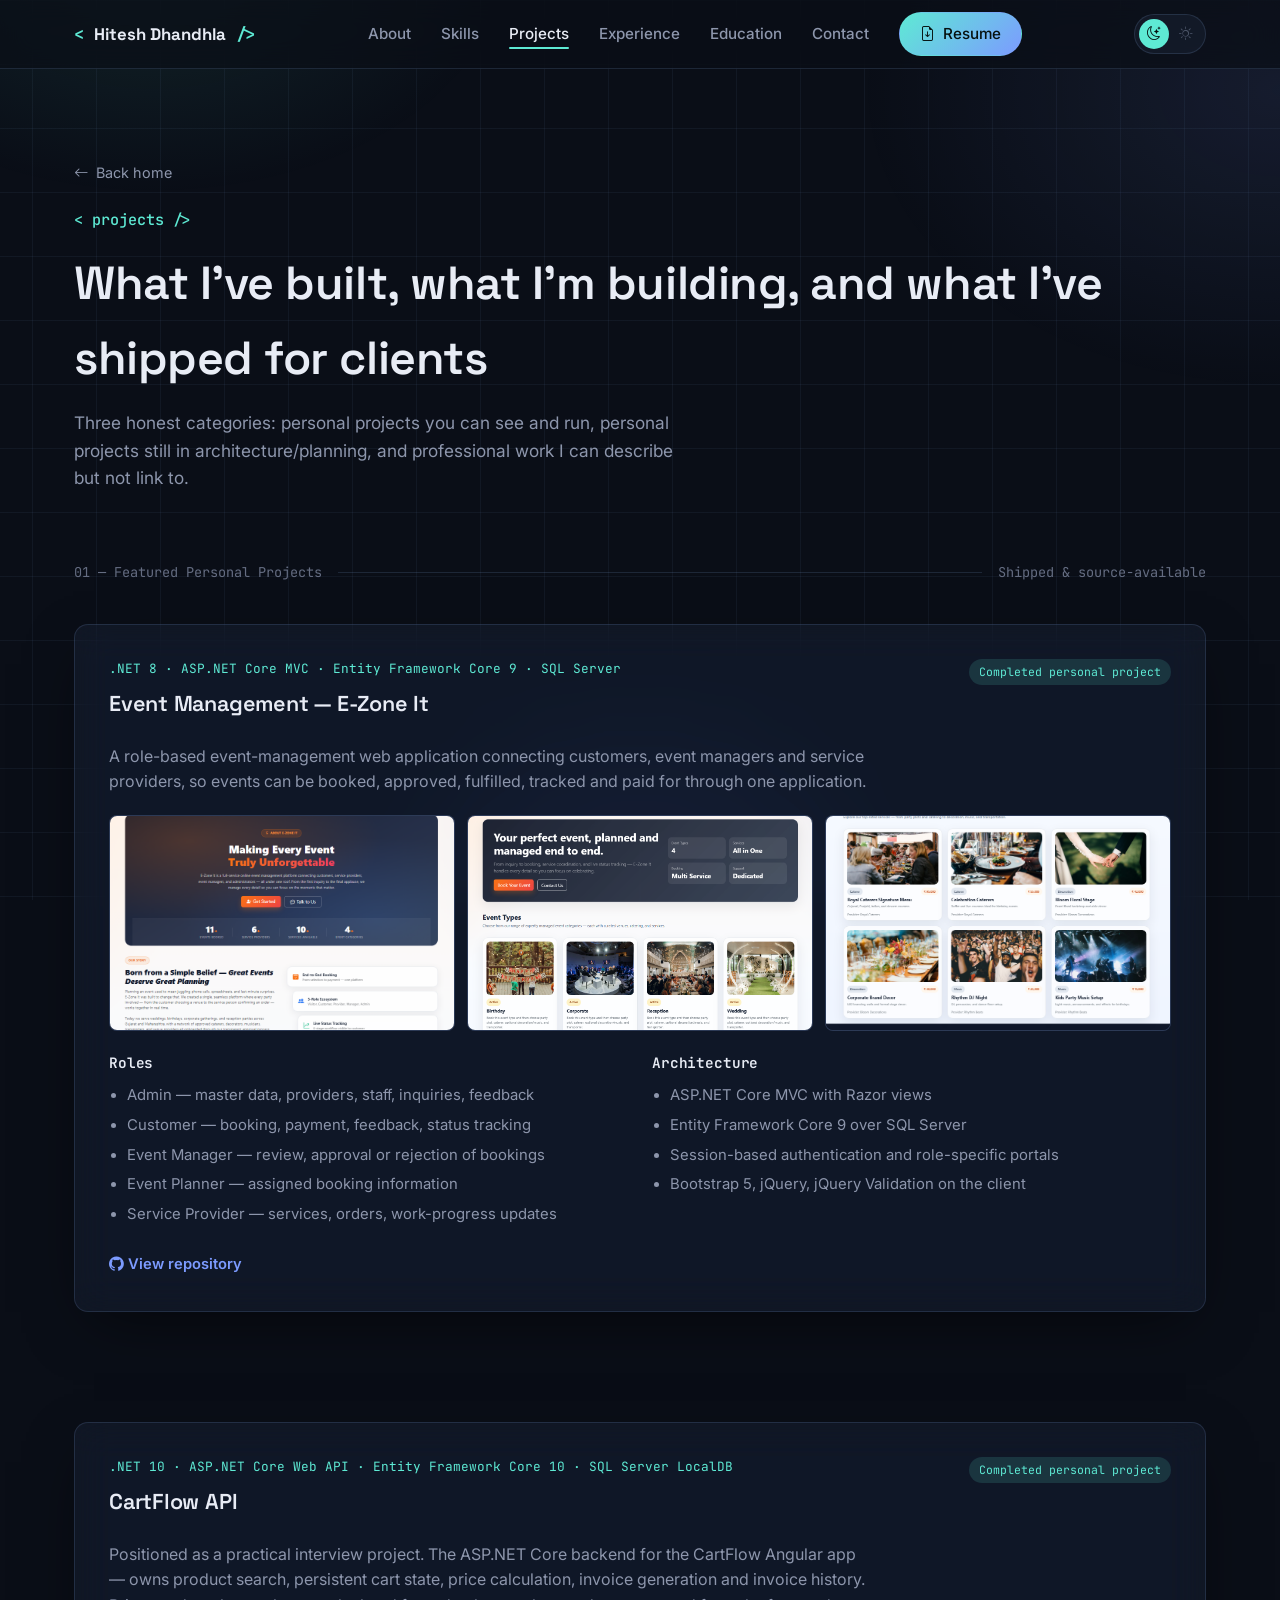
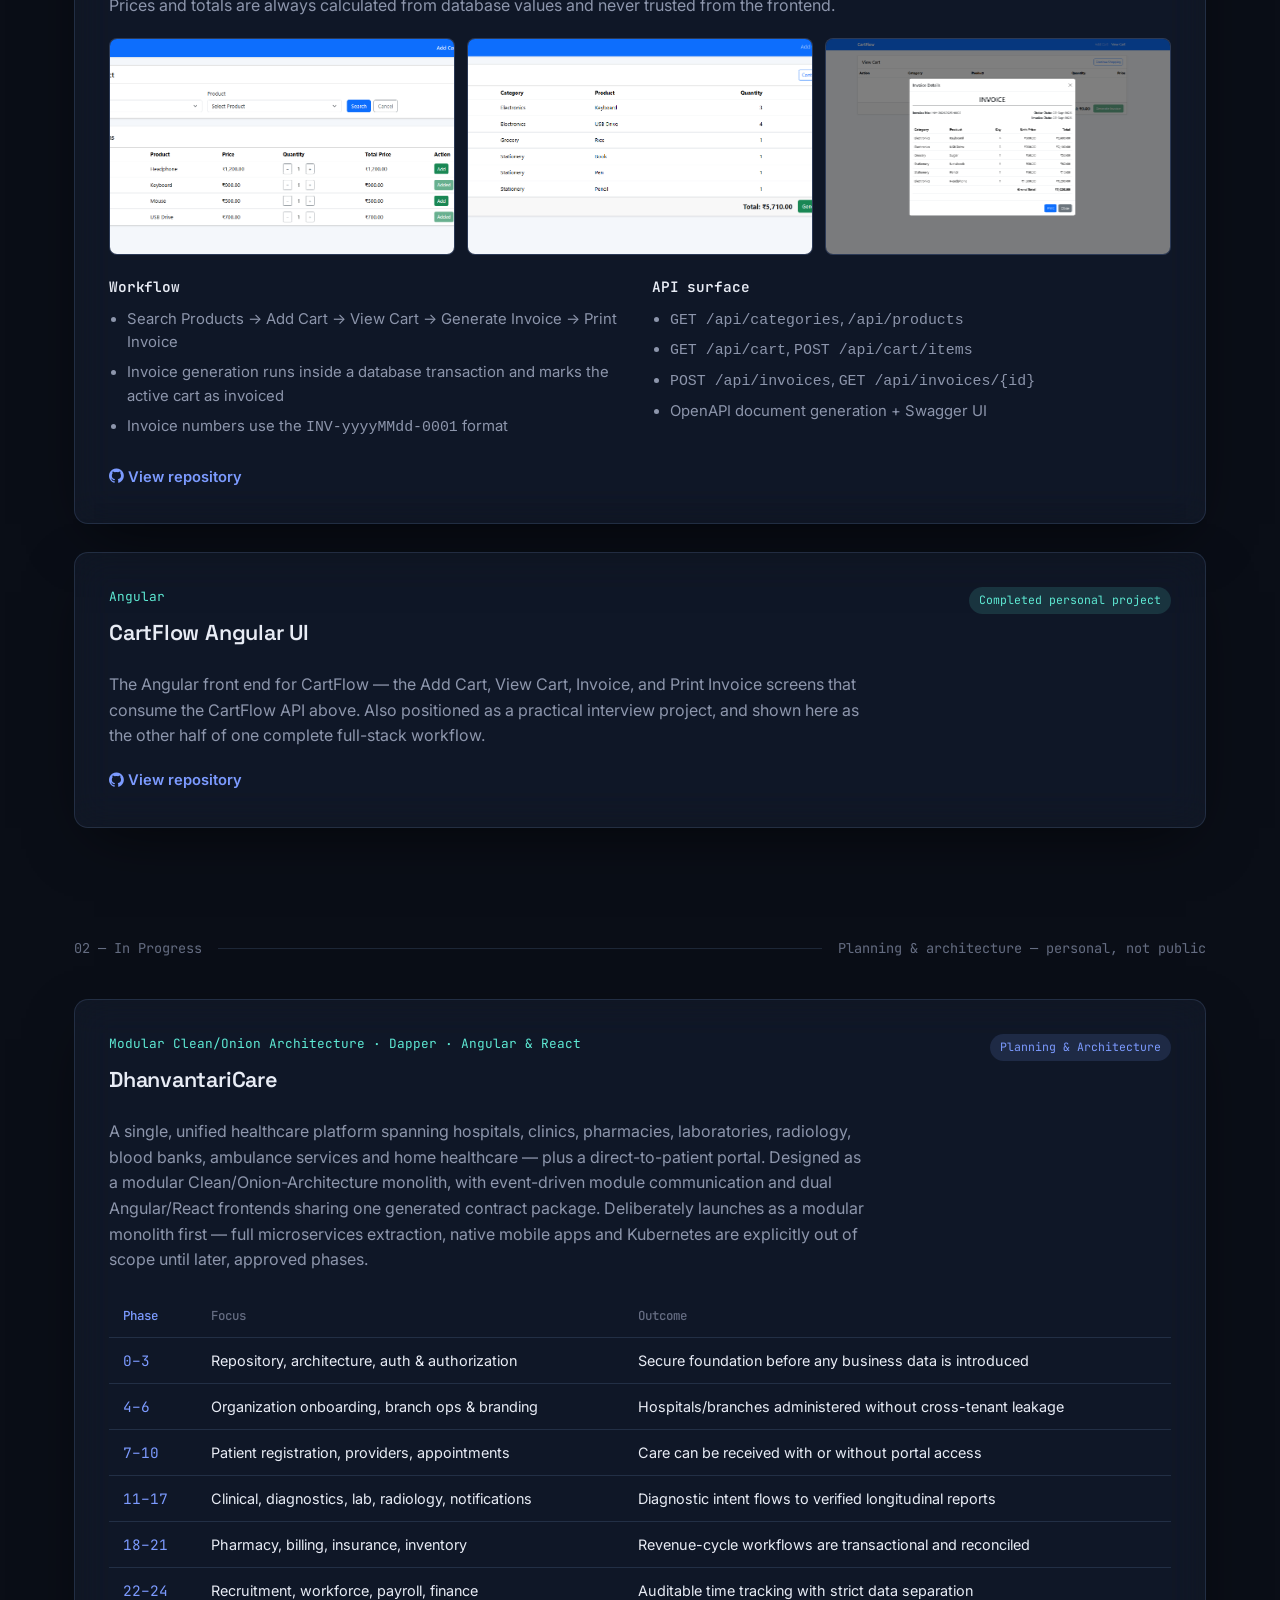
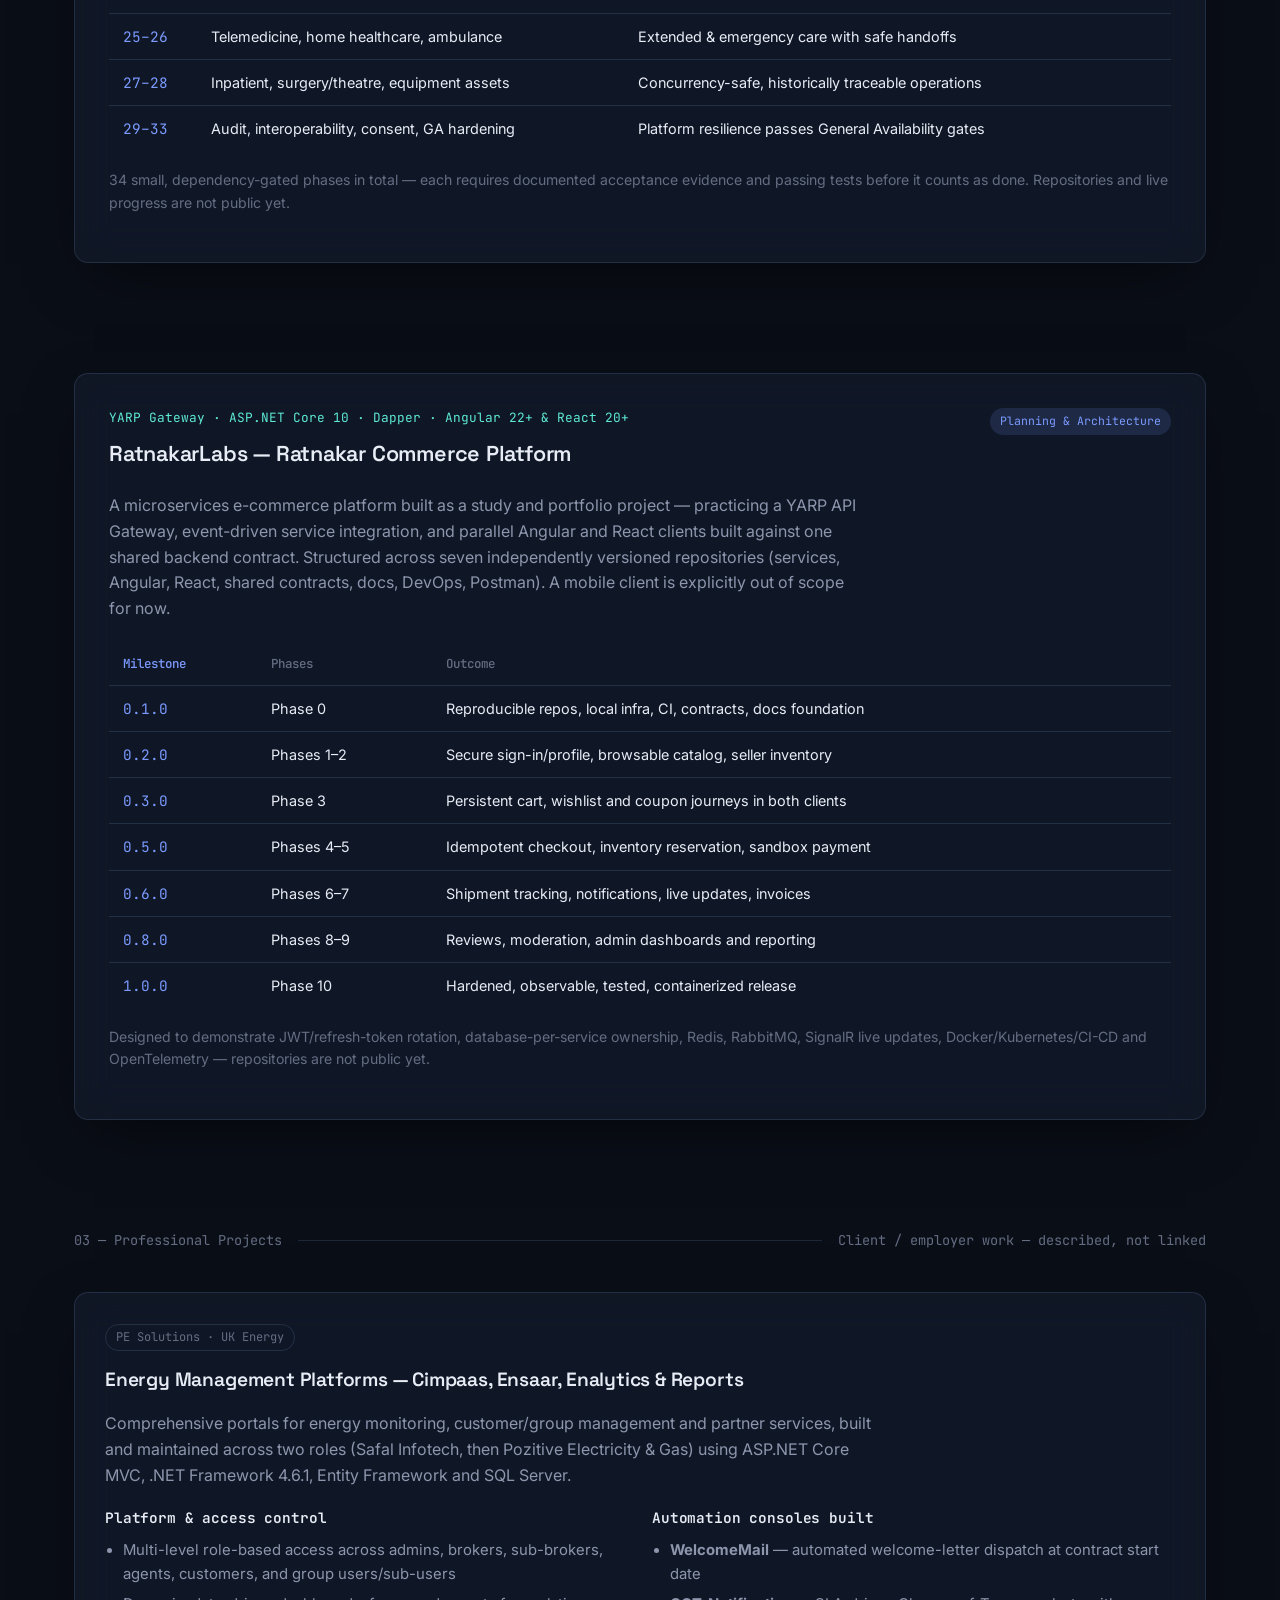
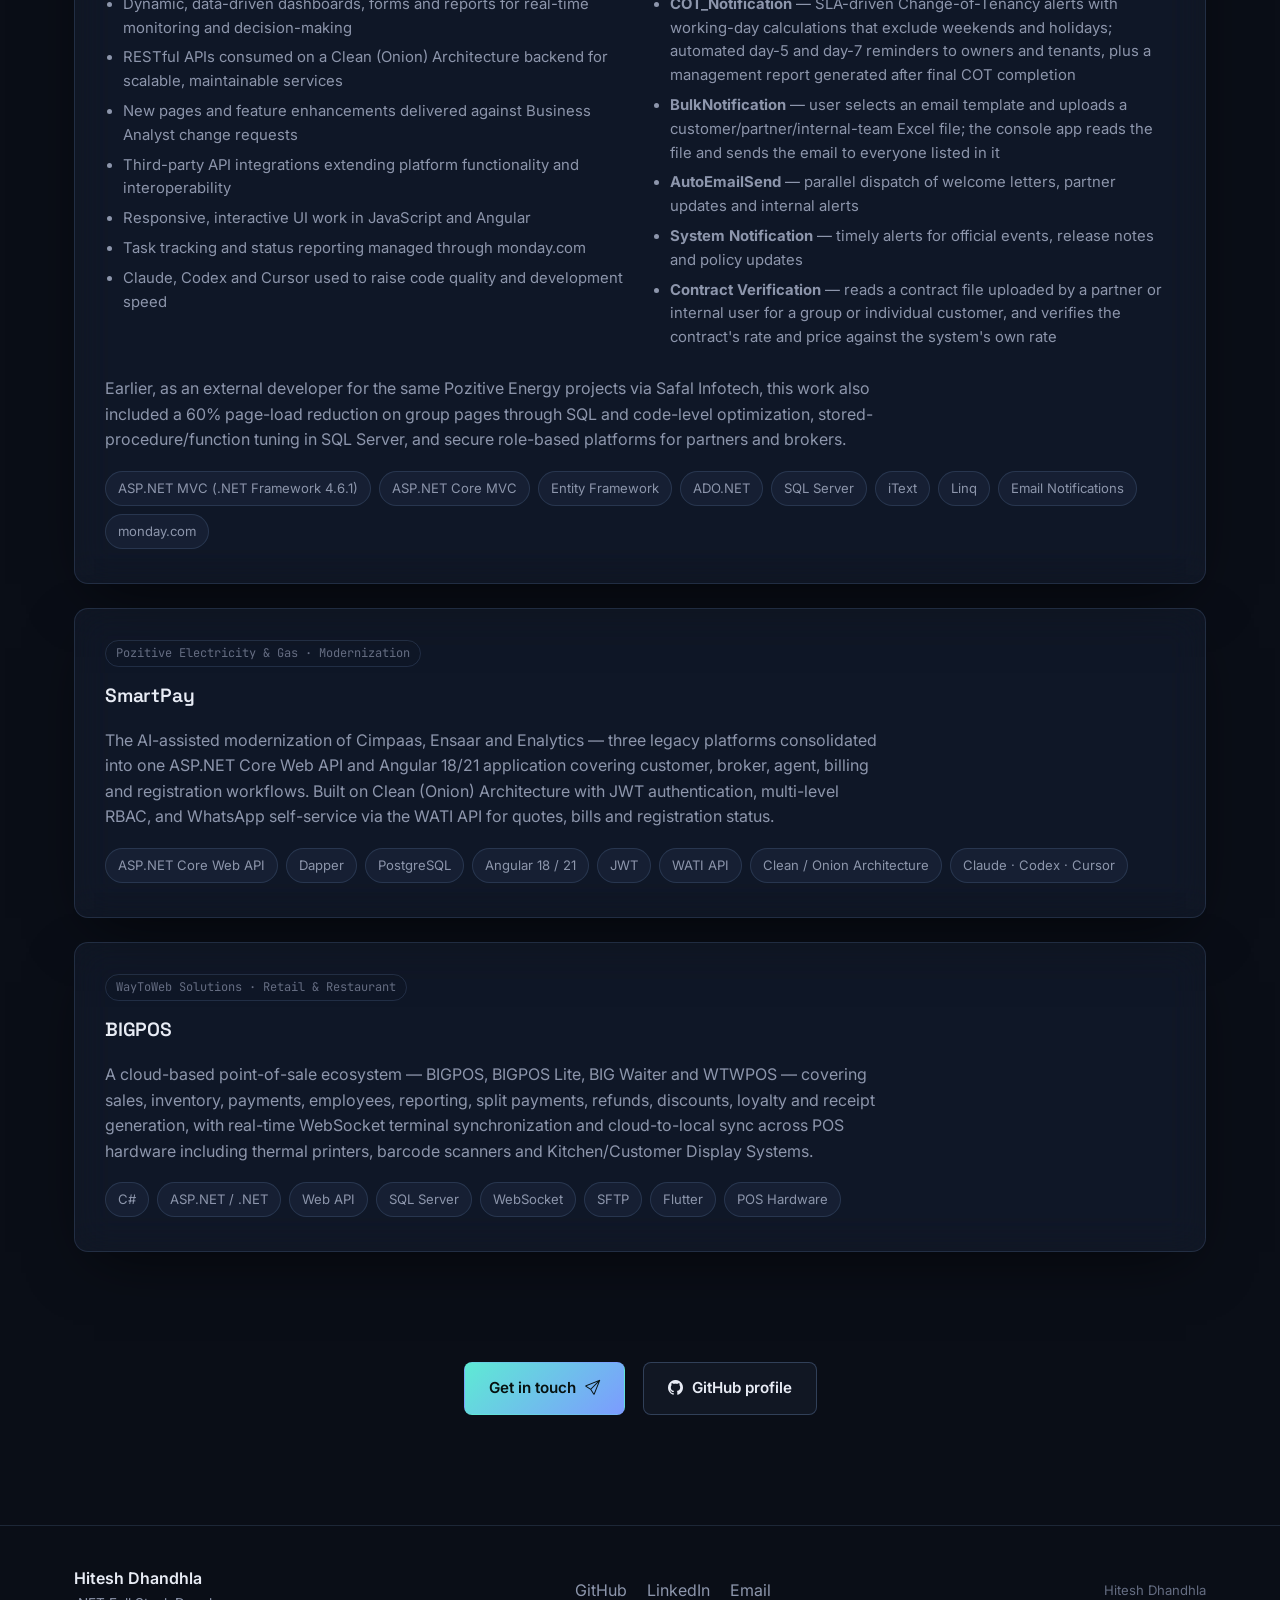
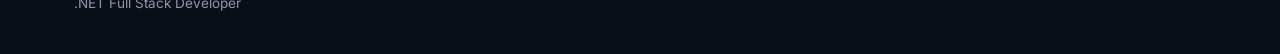
<file: projects.html>
<!doctype html>
<html lang="en">
<head>
<meta charset="UTF-8">
<meta name="viewport" content="width=device-width, initial-scale=1">
<title>Projects | Hitesh Dhandhla</title>
<meta name="description" content="Personal, in-progress and professional projects by Hitesh Dhandhla — .NET Full Stack Developer.">
<link rel="icon" href="assets/favicon/favicon.svg" type="image/svg+xml">
<link rel="stylesheet" href="https://cdn.jsdelivr.net/npm/bootstrap-icons@1.11.3/font/bootstrap-icons.css">
<link rel="stylesheet" href="https://cdn.jsdelivr.net/npm/aos@2.3.4/dist/aos.css">
<link rel="stylesheet" href="assets/css/style.css">
</head>
<body>

<div class="bg-schematic" aria-hidden="true"></div>
<div class="bg-glow" aria-hidden="true"></div>

<nav class="site-nav">
  <div class="container-narrow">
    <a href="index.html" class="brand"><span class="bracket">&lt;</span>Hitesh Dhandhla<span class="bracket">/&gt;</span></a>
    <ul class="nav-links" id="nav-links">
      <li><a href="index.html#about">About</a></li>
      <li><a href="skills.html">Skills</a></li>
      <li><a href="projects.html" class="active">Projects</a></li>
      <li><a href="index.html#experience">Experience</a></li>
      <li><a href="index.html#education">Education</a></li>
      <li><a href="index.html#contact">Contact</a></li>
      <li><a class="nav-cta" href="resume/Hitesh_Dhandhla.pdf" target="_blank" rel="noopener"><i class="bi bi-file-earmark-arrow-down"></i> Resume</a></li>
    </ul>
    <div class="nav-right">
      <div class="theme-switch" role="group" aria-label="Theme">
        <button type="button" data-theme="dark" aria-pressed="true" aria-label="Dark theme"><i class="bi bi-moon-stars"></i></button>
        <button type="button" data-theme="light" aria-pressed="false" aria-label="Light theme"><i class="bi bi-sun"></i></button>
      </div>
      <button class="nav-toggle" aria-label="Open menu" aria-expanded="false" aria-controls="nav-links"><i class="bi bi-list"></i></button>
    </div>
  </div>
</nav>

<main>
  <section class="page-hero">
    <div class="container-narrow">
      <a href="index.html" class="breadcrumb-back"><i class="bi bi-arrow-left"></i> Back home</a>
      <span class="code-label">&lt; projects /&gt;</span>
      <h1>What I've built, what I'm building, and what I've shipped for clients</h1>
      <p>Three honest categories: personal projects you can see and run, personal projects still in architecture/planning, and professional work I can describe but not link to.</p>
    </div>
  </section>

  <!-- TIER A -->
  <section style="padding-top:0;" id="event-management">
    <div class="container-narrow">
      <div class="tier-divider" data-aos="fade-up">
        <span class="tier-label">01 — Featured Personal Projects</span>
        <span class="line"></span>
        <span class="tier-label">Shipped &amp; source-available</span>
      </div>

      <article class="glass detail-card" data-aos="fade-up">
        <div class="detail-head">
          <div>
            <span class="project-tag">.NET 8 · ASP.NET Core MVC · Entity Framework Core 9 · SQL Server</span>
            <h3>Event Management — E-Zone It</h3>
          </div>
          <span class="status-chip" style="background:rgba(94,234,212,0.14); color:var(--accent);">Completed personal project</span>
        </div>
        <p class="desc">A role-based event-management web application connecting customers, event managers and service providers, so events can be booked, approved, fulfilled, tracked and paid for through one application.</p>

        <div class="shot-gallery">
          <div class="shot-frame">
            <img src="assets/images/event-management/event-management-1.png" alt="Event Management — booking dashboard" loading="lazy" onerror="this.style.display='none'; this.nextElementSibling.style.display='flex';">
            <div class="shot-fallback"><i class="bi bi-image"></i><span>event-management-1.png</span></div>
          </div>
          <div class="shot-frame">
            <img src="assets/images/event-management/event-management-2.png" alt="Event Management — booking approval screen" loading="lazy" onerror="this.style.display='none'; this.nextElementSibling.style.display='flex';">
            <div class="shot-fallback"><i class="bi bi-image"></i><span>event-management-2.png</span></div>
          </div>
          <div class="shot-frame">
            <img src="assets/images/event-management/event-management-3.png" alt="Event Management — service provider portal" loading="lazy" onerror="this.style.display='none'; this.nextElementSibling.style.display='flex';">
            <div class="shot-fallback"><i class="bi bi-image"></i><span>event-management-3.png</span></div>
          </div>
        </div>

        <div class="detail-columns">
          <div>
            <h4>Roles</h4>
            <ul>
              <li>Admin — master data, providers, staff, inquiries, feedback</li>
              <li>Customer — booking, payment, feedback, status tracking</li>
              <li>Event Manager — review, approval or rejection of bookings</li>
              <li>Event Planner — assigned booking information</li>
              <li>Service Provider — services, orders, work-progress updates</li>
            </ul>
          </div>
          <div>
            <h4>Architecture</h4>
            <ul>
              <li>ASP.NET Core MVC with Razor views</li>
              <li>Entity Framework Core 9 over SQL Server</li>
              <li>Session-based authentication and role-specific portals</li>
              <li>Bootstrap 5, jQuery, jQuery Validation on the client</li>
            </ul>
          </div>
        </div>
        <div class="detail-links">
          <a href="https://github.com/HiteshDhandhla/EventManagement" target="_blank" rel="noopener"><i class="bi bi-github"></i> View repository</a>
        </div>
      </article>
    </div>
  </section>

  <section style="padding-top:0;" id="cartflow">
    <div class="container-narrow">
      <article class="glass detail-card" data-aos="fade-up">
        <div class="detail-head">
          <div>
            <span class="project-tag">.NET 10 · ASP.NET Core Web API · Entity Framework Core 10 · SQL Server LocalDB</span>
            <h3>CartFlow API</h3>
          </div>
          <span class="status-chip" style="background:rgba(94,234,212,0.14); color:var(--accent);">Completed personal project</span>
        </div>
        <p class="desc">Positioned as a practical interview project. The ASP.NET Core backend for the CartFlow Angular app — owns product search, persistent cart state, price calculation, invoice generation and invoice history. Prices and totals are always calculated from database values and never trusted from the frontend.</p>

        <div class="shot-gallery">
          <div class="shot-frame">
            <img src="assets/images/cartflow/cartflow-1.png" alt="CartFlow — Add Cart page" loading="lazy" onerror="this.style.display='none'; this.nextElementSibling.style.display='flex';">
            <div class="shot-fallback"><i class="bi bi-image"></i><span>cartflow-1.png</span></div>
          </div>
          <div class="shot-frame">
            <img src="assets/images/cartflow/cartflow-2.png" alt="CartFlow — View Cart page" loading="lazy" onerror="this.style.display='none'; this.nextElementSibling.style.display='flex';">
            <div class="shot-fallback"><i class="bi bi-image"></i><span>cartflow-2.png</span></div>
          </div>
          <div class="shot-frame">
            <img src="assets/images/cartflow/cartflow-3.png" alt="CartFlow — Invoice dialog" loading="lazy" onerror="this.style.display='none'; this.nextElementSibling.style.display='flex';">
            <div class="shot-fallback"><i class="bi bi-image"></i><span>cartflow-3.png</span></div>
          </div>
        </div>

        <div class="detail-columns">
          <div>
            <h4>Workflow</h4>
            <ul>
              <li>Search Products → Add Cart → View Cart → Generate Invoice → Print Invoice</li>
              <li>Invoice generation runs inside a database transaction and marks the active cart as invoiced</li>
              <li>Invoice numbers use the <code>INV-yyyyMMdd-0001</code> format</li>
            </ul>
          </div>
          <div>
            <h4>API surface</h4>
            <ul>
              <li><code>GET /api/categories</code>, <code>/api/products</code></li>
              <li><code>GET /api/cart</code>, <code>POST /api/cart/items</code></li>
              <li><code>POST /api/invoices</code>, <code>GET /api/invoices/{id}</code></li>
              <li>OpenAPI document generation + Swagger UI</li>
            </ul>
          </div>
        </div>
        <div class="detail-links">
          <a href="https://github.com/HiteshDhandhla/CartFlow.Api" target="_blank" rel="noopener"><i class="bi bi-github"></i> View repository</a>
        </div>
      </article>

      <article class="glass detail-card" data-aos="fade-up">
        <div class="detail-head">
          <div>
            <span class="project-tag">Angular</span>
            <h3>CartFlow Angular UI</h3>
          </div>
          <span class="status-chip" style="background:rgba(94,234,212,0.14); color:var(--accent);">Completed personal project</span>
        </div>
        <p class="desc">The Angular front end for CartFlow — the Add Cart, View Cart, Invoice, and Print Invoice screens that consume the CartFlow API above. Also positioned as a practical interview project, and shown here as the other half of one complete full-stack workflow.</p>
        <div class="detail-links">
          <a href="https://github.com/HiteshDhandhla/cart-flow-ui" target="_blank" rel="noopener"><i class="bi bi-github"></i> View repository</a>
        </div>
      </article>
    </div>
  </section>

  <!-- TIER B -->
  <section style="padding-top:0;" id="dhanvantaricare">
    <div class="container-narrow">
      <div class="tier-divider" data-aos="fade-up">
        <span class="tier-label">02 — In Progress</span>
        <span class="line"></span>
        <span class="tier-label">Planning &amp; architecture — personal, not public</span>
      </div>

      <article class="glass roadmap-card" data-aos="fade-up">
        <div class="detail-head">
          <div>
            <span class="project-tag">Modular Clean/Onion Architecture · Dapper · Angular &amp; React</span>
            <h3>DhanvantariCare</h3>
          </div>
          <span class="status-chip">Planning &amp; Architecture</span>
        </div>
        <p class="desc">A single, unified healthcare platform spanning hospitals, clinics, pharmacies, laboratories, radiology, blood banks, ambulance services and home healthcare — plus a direct-to-patient portal. Designed as a modular Clean/Onion-Architecture monolith, with event-driven module communication and dual Angular/React frontends sharing one generated contract package. Deliberately launches as a modular monolith first — full microservices extraction, native mobile apps and Kubernetes are explicitly out of scope until later, approved phases.</p>

        <div class="roadmap-table-wrap">
          <table class="roadmap-table">
            <thead><tr><th>Phase</th><th>Focus</th><th>Outcome</th></tr></thead>
            <tbody>
              <tr><td>0–3</td><td>Repository, architecture, auth &amp; authorization</td><td>Secure foundation before any business data is introduced</td></tr>
              <tr><td>4–6</td><td>Organization onboarding, branch ops &amp; branding</td><td>Hospitals/branches administered without cross-tenant leakage</td></tr>
              <tr><td>7–10</td><td>Patient registration, providers, appointments</td><td>Care can be received with or without portal access</td></tr>
              <tr><td>11–17</td><td>Clinical, diagnostics, lab, radiology, notifications</td><td>Diagnostic intent flows to verified longitudinal reports</td></tr>
              <tr><td>18–21</td><td>Pharmacy, billing, insurance, inventory</td><td>Revenue-cycle workflows are transactional and reconciled</td></tr>
              <tr><td>22–24</td><td>Recruitment, workforce, payroll, finance</td><td>Auditable time tracking with strict data separation</td></tr>
              <tr><td>25–26</td><td>Telemedicine, home healthcare, ambulance</td><td>Extended &amp; emergency care with safe handoffs</td></tr>
              <tr><td>27–28</td><td>Inpatient, surgery/theatre, equipment assets</td><td>Concurrency-safe, historically traceable operations</td></tr>
              <tr><td>29–33</td><td>Audit, interoperability, consent, GA hardening</td><td>Platform resilience passes General Availability gates</td></tr>
            </tbody>
          </table>
        </div>
        <p class="roadmap-note">34 small, dependency-gated phases in total — each requires documented acceptance evidence and passing tests before it counts as done. Repositories and live progress are not public yet.</p>
      </article>
    </div>
  </section>

  <section style="padding-top:0;" id="ratnakarlabs">
    <div class="container-narrow">
      <article class="glass roadmap-card" data-aos="fade-up">
        <div class="detail-head">
          <div>
            <span class="project-tag">YARP Gateway · ASP.NET Core 10 · Dapper · Angular 22+ &amp; React 20+</span>
            <h3>RatnakarLabs — Ratnakar Commerce Platform</h3>
          </div>
          <span class="status-chip">Planning &amp; Architecture</span>
        </div>
        <p class="desc">A microservices e-commerce platform built as a study and portfolio project — practicing a YARP API Gateway, event-driven service integration, and parallel Angular and React clients built against one shared backend contract. Structured across seven independently versioned repositories (services, Angular, React, shared contracts, docs, DevOps, Postman). A mobile client is explicitly out of scope for now.</p>

        <div class="roadmap-table-wrap">
          <table class="roadmap-table">
            <thead><tr><th>Milestone</th><th>Phases</th><th>Outcome</th></tr></thead>
            <tbody>
              <tr><td>0.1.0</td><td>Phase 0</td><td>Reproducible repos, local infra, CI, contracts, docs foundation</td></tr>
              <tr><td>0.2.0</td><td>Phases 1–2</td><td>Secure sign-in/profile, browsable catalog, seller inventory</td></tr>
              <tr><td>0.3.0</td><td>Phase 3</td><td>Persistent cart, wishlist and coupon journeys in both clients</td></tr>
              <tr><td>0.5.0</td><td>Phases 4–5</td><td>Idempotent checkout, inventory reservation, sandbox payment</td></tr>
              <tr><td>0.6.0</td><td>Phases 6–7</td><td>Shipment tracking, notifications, live updates, invoices</td></tr>
              <tr><td>0.8.0</td><td>Phases 8–9</td><td>Reviews, moderation, admin dashboards and reporting</td></tr>
              <tr><td>1.0.0</td><td>Phase 10</td><td>Hardened, observable, tested, containerized release</td></tr>
            </tbody>
          </table>
        </div>
        <p class="roadmap-note">Designed to demonstrate JWT/refresh-token rotation, database-per-service ownership, Redis, RabbitMQ, SignalR live updates, Docker/Kubernetes/CI-CD and OpenTelemetry — repositories are not public yet.</p>
      </article>
    </div>
  </section>

  <!-- TIER C -->
  <section style="padding-top:0;">
    <div class="container-narrow">
      <div class="tier-divider" data-aos="fade-up">
        <span class="tier-label">03 — Professional Projects</span>
        <span class="line"></span>
        <span class="tier-label">Client / employer work — described, not linked</span>
      </div>

      <article class="glass org-card" data-aos="fade-up">
        <span class="org-label">PE Solutions · UK Energy</span>
        <h3>Energy Management Platforms — Cimpaas, Ensaar, Enalytics &amp; Reports</h3>
        <p class="desc">Comprehensive portals for energy monitoring, customer/group management and partner services, built and maintained across two roles (Safal Infotech, then Pozitive Electricity &amp; Gas) using ASP.NET Core MVC, .NET Framework 4.6.1, Entity Framework and SQL Server.</p>

        <div class="detail-columns">
          <div>
            <h4>Platform &amp; access control</h4>
            <ul>
              <li>Multi-level role-based access across admins, brokers, sub-brokers, agents, customers, and group users/sub-users</li>
              <li>Dynamic, data-driven dashboards, forms and reports for real-time monitoring and decision-making</li>
              <li>RESTful APIs consumed on a Clean (Onion) Architecture backend for scalable, maintainable services</li>
              <li>New pages and feature enhancements delivered against Business Analyst change requests</li>
              <li>Third-party API integrations extending platform functionality and interoperability</li>
              <li>Responsive, interactive UI work in JavaScript and Angular</li>
              <li>Task tracking and status reporting managed through monday.com</li>
              <li>Claude, Codex and Cursor used to raise code quality and development speed</li>
            </ul>
          </div>
          <div>
            <h4>Automation consoles built</h4>
            <ul>
  <li><strong>WelcomeMail</strong> — automated welcome-letter dispatch at contract start date</li>
  <li><strong>COT_Notification</strong> — SLA-driven Change-of-Tenancy alerts with working-day calculations that exclude weekends and holidays; automated day-5 and day-7 reminders to owners and tenants, plus a management report generated after final COT completion</li>
  <li><strong>BulkNotification</strong> — user selects an email template and uploads a customer/partner/internal-team Excel file; the console app reads the file and sends the email to everyone listed in it</li>
  <li><strong>AutoEmailSend</strong> — parallel dispatch of welcome letters, partner updates and internal alerts</li>
  <li><strong>System Notification</strong> — timely alerts for official events, release notes and policy updates</li>
  <li><strong>Contract Verification</strong> — reads a contract file uploaded by a partner or internal user for a group or individual customer, and verifies the contract's rate and price against the system's own rate</li>
</ul>
          </div>
        </div>

        <p class="desc" style="margin-top:4px;">Earlier, as an external developer for the same Pozitive Energy projects via Safal Infotech, this work also included a 60% page-load reduction on group pages through SQL and code-level optimization, stored-procedure/function tuning in SQL Server, and secure role-based platforms for partners and brokers.</p>

        <div class="chip-row">
          <span class="chip">ASP.NET MVC (.NET Framework 4.6.1)</span><span class="chip">ASP.NET Core MVC</span>
          <span class="chip">Entity Framework</span><span class="chip">ADO.NET</span><span class="chip">SQL Server</span><span class="chip">iText</span>
          <span class="chip">Linq</span><span class="chip">Email Notifications</span><span class="chip">monday.com</span>
        </div>
      </article>

      <article class="glass org-card" data-aos="fade-up">
        <span class="org-label">Pozitive Electricity &amp; Gas · Modernization</span>
        <h3>SmartPay</h3>
        <p class="desc">The AI-assisted modernization of Cimpaas, Ensaar and Enalytics — three legacy platforms consolidated into one ASP.NET Core Web API and Angular 18/21 application covering customer, broker, agent, billing and registration workflows. Built on Clean (Onion) Architecture with JWT authentication, multi-level RBAC, and WhatsApp self-service via the WATI API for quotes, bills and registration status.</p>
        <div class="chip-row">
          <span class="chip">ASP.NET Core Web API</span><span class="chip">Dapper</span><span class="chip">PostgreSQL</span>
          <span class="chip">Angular 18 / 21</span><span class="chip">JWT</span><span class="chip">WATI API</span>
          <span class="chip">Clean / Onion Architecture</span><span class="chip">Claude · Codex · Cursor</span>
        </div>
      </article>

      <article class="glass org-card" data-aos="fade-up">
        <span class="org-label">WayToWeb Solutions · Retail &amp; Restaurant</span>
        <h3>BIGPOS</h3>
        <p class="desc">A cloud-based point-of-sale ecosystem — BIGPOS, BIGPOS Lite, BIG Waiter and WTWPOS — covering sales, inventory, payments, employees, reporting, split payments, refunds, discounts, loyalty and receipt generation, with real-time WebSocket terminal synchronization and cloud-to-local sync across POS hardware including thermal printers, barcode scanners and Kitchen/Customer Display Systems.</p>
        <div class="chip-row">
          <span class="chip">C#</span><span class="chip">ASP.NET / .NET</span><span class="chip">Web API</span><span class="chip">SQL Server</span>
          <span class="chip">WebSocket</span><span class="chip">SFTP</span><span class="chip">Flutter</span><span class="chip">POS Hardware</span>
        </div>
      </article>
    </div>
  </section>

  <!-- Tech summary -->
  <!-- <section style="padding-top:0;"> -->
    <!-- <div class="container-narrow"> -->
      <!-- <div class="section-head" data-aos="fade-up"> -->
        <!-- <span class="code-label">&lt; at a glance /&gt;</span> -->
        <!-- <h2>Project technology summary</h2> -->
      <!-- </div> -->
      <!-- <div class="tech-summary-grid" data-aos="fade-up"> -->
        <!-- <div class="glass tech-summary-item"><div class="num">2</div><div class="lbl">Shipped personal projects</div></div> -->
        <!-- <div class="glass tech-summary-item"><div class="num">2</div><div class="lbl">In-progress architecture builds</div></div> -->
        <!-- <div class="glass tech-summary-item"><div class="num">3</div><div class="lbl">Professional platforms</div></div> -->
        <!-- <div class="glass tech-summary-item"><div class="num">2</div><div class="lbl">Frontend frameworks — Angular &amp; React</div></div> -->
        <!-- <div class="glass tech-summary-item"><div class="num">2</div><div class="lbl">Databases — SQL Server &amp; PostgreSQL</div></div> -->
      <!-- </div> -->
    <!-- </div> -->
  <!-- </section> -->

  <section style="padding-top:0;">
    <div class="container-narrow" data-aos="fade-up" style="text-align:center;">
      <a href="index.html#contact" class="btn btn-primary">Get in touch <i class="bi bi-send"></i></a>
      <a href="https://github.com/HiteshDhandhla" target="_blank" rel="noopener" class="btn btn-ghost" style="margin-left:14px;"><i class="bi bi-github"></i> GitHub profile</a>
    </div>
  </section>
</main>

<footer>
  <div class="container-narrow footer-row">
    <div class="footer-brand">Hitesh Dhandhla<span>.NET Full Stack Developer</span></div>
    <div class="footer-links">
      <a href="https://github.com/HiteshDhandhla" target="_blank" rel="noopener">GitHub</a>
      <a href="https://linkedin.com/in/hitesh-dhandhla" target="_blank" rel="noopener">LinkedIn</a>
      <a href="mailto:hitesh.dhandhla@gmail.com">Email</a>
    </div>
    <!-- <div class="footer-meta">&copy; <span id="footer-year"></span> Hitesh Dhandhla · Built with HTML, CSS &amp; JavaScript</div> -->
    <div class="footer-meta">Hitesh Dhandhla</div>
  </div>
</footer>

<script src="https://cdn.jsdelivr.net/npm/aos@2.3.4/dist/aos.js"></script>
<script src="assets/js/theme.js"></script>
<script src="assets/js/main.js"></script>
</body>
</html>
</file>
<file: assets/css/style.css>
/* ==========================================================================
   Hitesh Dhandhla — Portfolio
   Design language: "signal & schematic" — a dark engineering-blueprint
   surface (not a terminal-green hacker cliché), teal/indigo signal accents,
   glass panels that read like instrument panes rather than generic SaaS
   cards. Code-style labels are used sparingly, as the on-brand identity
   marker requested for the brief, not as decoration on every line.
   ========================================================================== */

/* ---- Fonts ---- */
@import url('https://fonts.googleapis.com/css2?family=Space+Grotesk:wght@400;500;600;700&family=Inter:wght@400;500;600;700&family=JetBrains+Mono:wght@400;500;600&display=swap');

/* ---- Design tokens ---- */
:root {
  color-scheme: dark;

  /* Dark (default) */
  --bg: #0a0e17;
  --bg-2: #0d1320;
  --surface: rgba(150, 180, 255, 0.055);
  --surface-strong: rgba(150, 180, 255, 0.09);
  --glass-border: rgba(150, 190, 255, 0.14);
  --glass-border-strong: rgba(150, 190, 255, 0.24);
  --text: #e8ecf5;
  --muted: #8d96ac;
  --muted-2: #656d82;
  --accent: #5eead4;       /* signal teal */
  --accent-2: #7c9bff;     /* indigo blue */
  --accent-warm: #ffb37c;  /* used only for the achievements strip */
  --danger: #ff8a8a;
  --shadow: 0 20px 60px -20px rgba(0, 0, 0, 0.65);
  --blur: 18px;
  --radius: 14px;
  --radius-sm: 8px;
  --grid-line: rgba(150, 190, 255, 0.06);
}

[data-theme="light"] {
  color-scheme: light;
  --bg: #f2f4fa;
  --bg-2: #e9edf6;
  --surface: rgba(20, 30, 60, 0.045);
  --surface-strong: rgba(20, 30, 60, 0.075);
  --glass-border: rgba(20, 30, 60, 0.10);
  --glass-border-strong: rgba(20, 30, 60, 0.18);
  --text: #10131c;
  --muted: #4b5468;
  --muted-2: #6b7488;
  --accent: #0d9e93;
  --accent-2: #3c5fe0;
  --accent-warm: #c9711f;
  --danger: #c23b3b;
  --shadow: 0 20px 50px -25px rgba(20, 30, 60, 0.35);
  --grid-line: rgba(20, 30, 60, 0.05);
}

/* ---- Reset / base ---- */
* { box-sizing: border-box; }
html { scroll-behavior: smooth; scroll-padding-top: 84px; }

body {
  margin: 0;
  background: var(--bg);
  color: var(--text);
  font-family: 'Inter', -apple-system, BlinkMacSystemFont, sans-serif;
  font-size: 16px;
  line-height: 1.6;
  transition: background-color .3s ease, color .3s ease;
  overflow-x: hidden;
}

h1, h2, h3, h4, .display-font {
  font-family: 'Space Grotesk', 'Inter', sans-serif;
  letter-spacing: -0.01em;
  font-weight: 600;
  color: var(--text);
}

.code-label {
  font-family: 'JetBrains Mono', monospace;
  font-size: 0.95rem;
  color: var(--accent);
  font-weight: 500;
}

a { color: var(--accent-2); text-decoration: none; }
a:hover { color: var(--accent); }

::selection { background: var(--accent); color: #06110f; }

.container-narrow {
  max-width: 1180px;
  margin: 0 auto;
  padding: 0 24px;
}

section { position: relative; padding: 110px 0; }
@media (max-width: 767px) { section { padding: 72px 0; } }

.section-head { max-width: 640px; margin-bottom: 56px; }
.section-head .code-label { display: block; margin-bottom: 14px; }
.section-head h2 { font-size: clamp(1.8rem, 3vw, 2.4rem); margin: 0 0 12px; }
.section-head p { color: var(--muted); margin: 0; font-size: 1.05rem; }

/* ---- Background schematic layer ---- */
.bg-schematic {
  position: fixed;
  inset: 0;
  z-index: -2;
  background-image:
    linear-gradient(var(--grid-line) 1px, transparent 1px),
    linear-gradient(90deg, var(--grid-line) 1px, transparent 1px);
  background-size: 64px 64px;
  background-position: center top;
}
.bg-glow {
  position: fixed;
  inset: 0;
  z-index: -1;
  pointer-events: none;
  background:
    radial-gradient(600px 400px at 12% -5%, rgba(94, 234, 212, 0.10), transparent 60%),
    radial-gradient(700px 500px at 100% 10%, rgba(124, 155, 255, 0.10), transparent 60%),
    radial-gradient(500px 400px at 50% 100%, rgba(124, 155, 255, 0.06), transparent 60%);
}

/* ---- Glass panel base ---- */
.glass {
  background: var(--surface);
  border: 1px solid var(--glass-border);
  border-radius: var(--radius);
  backdrop-filter: blur(var(--blur)) saturate(140%);
  -webkit-backdrop-filter: blur(var(--blur)) saturate(140%);
  box-shadow: var(--shadow);
}

/* Interactive card lift — applied to every card-style component so hover
   and click both give visible feedback, without touching the angled
   dev-panel/snapshot-card (they have their own tilt-based interaction). */
.skill-card, .stat-card, .project-card, .detail-card, .roadmap-card,
.org-card, .progress-card, .contact-card, .edu-card {
  transition: transform .2s ease, border-color .2s ease, box-shadow .2s ease;
}
.skill-card:hover, .stat-card:hover, .project-card:hover, .detail-card:hover,
.roadmap-card:hover, .org-card:hover, .progress-card:hover, .contact-card:hover,
.edu-card:hover {
  transform: translateY(-6px);
  border-color: var(--glass-border-strong);
  box-shadow: 0 26px 60px -22px rgba(0, 0, 0, 0.55), 0 0 0 1px var(--glass-border-strong) inset;
}
.skill-card:active, .stat-card:active, .project-card:active, .detail-card:active,
.roadmap-card:active, .org-card:active, .progress-card:active, .contact-card:active,
.edu-card:active {
  transform: translateY(-2px) scale(.99);
}

/* ---- Navigation ---- */
.site-nav {
  position: fixed;
  top: 0; left: 0; right: 0;
  z-index: 100;
  background: color-mix(in srgb, var(--bg) 72%, transparent);
  border-bottom: 1px solid var(--glass-border);
  backdrop-filter: blur(14px);
  -webkit-backdrop-filter: blur(14px);
}
.site-nav .container-narrow {
  display: flex;
  align-items: center;
  justify-content: space-between;
  height: 68px;
}
.brand {
  font-family: 'Space Grotesk', sans-serif;
  font-weight: 700;
  font-size: 1.05rem;
  color: var(--text);
  display: flex;
  align-items: center;
  gap: 10px;
}
.brand .bracket { color: var(--accent); font-family: 'JetBrains Mono', monospace; }

.nav-links {
  display: flex;
  align-items: center;
  gap: 30px;
  list-style: none;
  margin: 0; padding: 0;
}
.nav-links a {
  color: var(--muted);
  font-size: 0.95rem;
  font-weight: 500;
  position: relative;
  /*padding: 4px 0; */
}
.nav-links a:hover, .nav-links a.active { color: var(--text); }
.nav-links a.active::after {
  content: '';
  position: absolute;
  left: 0; right: 0; bottom: -6px;
  height: 2px;
  background: var(--accent);
  border-radius: 2px;
}
.nav-cta {
  display: inline-flex;
  align-items: center;
  gap: 8px;
  padding: 9px 20px;
  border-radius: 999px;
  border: 1px solid transparent;
  background: linear-gradient(135deg, var(--accent), var(--accent-2));
  color: #06110f !important;
  font-size: 0.9rem;
  font-weight: 600;
  transition: transform .15s ease, filter .15s ease;
}
.nav-cta:hover { filter: brightness(1.08); transform: translateY(-1px); color: #06110f !important; }
.nav-cta:active { transform: translateY(0) scale(.97); }

.nav-right { display: flex; align-items: center; gap: 22px; }

/* Theme switch */
.theme-switch {
  display: inline-flex;
  align-items: center;
  gap: 2px;
  padding: 4px;
  border-radius: 999px;
  border: 1px solid var(--glass-border);
  background: var(--surface);
}
.theme-switch button {
  width: 30px; height: 30px;
  border-radius: 999px;
  border: none;
  background: transparent;
  color: var(--muted);
  display: flex; align-items: center; justify-content: center;
  cursor: pointer;
  font-size: 0.85rem;
  transition: background .2s, color .2s;
}
.theme-switch button.active { background: var(--accent); color: #06110f; }

.nav-toggle {
  display: none;
  background: none; border: none;
  color: var(--text);
  font-size: 1.4rem;
  cursor: pointer;
}

@media (max-width: 900px) {
  .nav-links { display: none; }
  .nav-toggle { display: block; }
  .nav-links.open {
    display: flex;
    flex-direction: column;
    position: absolute;
    top: 68px; left: 0; right: 0;
    background: var(--bg);
    border-bottom: 1px solid var(--glass-border);
    padding: 20px 24px 26px;
    gap: 18px;
  }
}

/* ---- Buttons ---- */
.btn {
  display: inline-flex;
  align-items: center;
  gap: 9px;
  padding: 13px 24px;
  border-radius: var(--radius-sm);
  font-weight: 600;
  font-size: 0.95rem;
  border: 1px solid transparent;
  cursor: pointer;
  transition: transform .15s ease, border-color .15s ease, background .15s ease;
}
.btn:hover { transform: translateY(-1px); }
.btn:active { transform: translateY(0) scale(.96); }
.btn-primary {
  background: linear-gradient(135deg, var(--accent), var(--accent-2));
  color: #06110f !important;
}
.btn-primary:hover { filter: brightness(1.08); color: #06110f !important; }
.btn-ghost {
  background: var(--surface);
  border-color: var(--glass-border-strong);
  color: var(--text) !important;
}
.btn-ghost:hover { border-color: var(--accent); }

/* ---- Hero ---- */
.hero { padding: 168px 0 100px; }
.hero-grid {
  display: grid;
  grid-template-columns: 1.15fr 0.85fr;
  gap: 56px;
  align-items: center;
}
@media (max-width: 991px) { .hero-grid { grid-template-columns: 1fr; } }

.hero-eyebrow { color: var(--muted); font-size: 1.05rem; margin: 0 0 6px; }
.hero h1 {
  font-size: clamp(2.4rem, 5vw, 3.6rem);
  line-height: 1.08;
  margin: 0 0 18px;
}
.hero-role {
  font-family: 'JetBrains Mono', monospace;
  font-size: clamp(1.05rem, 2vw, 1.3rem);
  color: var(--accent);
  min-height: 1.6em;
  margin-bottom: 22px;
}
.hero-role .cursor { display: inline-block; width: 2px; background: var(--accent); margin-left: 2px; animation: blink 1s steps(1) infinite; }
@keyframes blink { 50% { opacity: 0; } }

.hero-desc { color: var(--muted); font-size: 1.12rem; max-width: 540px; margin-bottom: 34px; }
.hero-actions { display: flex; gap: 14px; flex-wrap: wrap; align-items: center; }

.icon-btn-row { display: flex; gap: 10px; margin-top: 22px; flex-wrap: wrap; }
.icon-btn {
  width: 44px; height: 44px;
  display: inline-flex; align-items: center; justify-content: center;
  border-radius: 50%;
  border: 1px solid var(--glass-border-strong);
  background: var(--surface);
  color: var(--text) !important;
  font-size: 1.05rem;
  transition: transform .18s ease, border-color .18s ease, background .18s ease, color .18s ease;
}
.icon-btn:hover { border-color: var(--accent); color: var(--accent) !important; background: var(--surface-strong); transform: translateY(-3px); }
.icon-btn:active { transform: translateY(-1px) scale(.94); }

.dev-panel {
  padding: 26px;
  font-family: 'JetBrains Mono', monospace;
  font-size: 0.92rem;
  transform: rotate(-2.5deg);
  transition: transform .35s ease, border-color .25s ease, box-shadow .25s ease;
}
.dev-panel:hover {
  transform: rotate(0deg) translateY(-4px);
  border-color: var(--glass-border-strong);
}
.dev-panel .panel-title { color: var(--muted-2); margin-bottom: 16px; display: flex; align-items: center; gap: 8px; }
.dev-panel .dot { width: 8px; height: 8px; border-radius: 50%; background: var(--muted-2); }
.dev-panel ul { list-style: none; margin: 0; padding: 0; display: grid; gap: 11px; }
.dev-panel li { display: flex; justify-content: space-between; color: var(--text); }
.dev-panel li span.key { color: var(--muted); }
.dev-panel li span.val { color: var(--accent-2); }

/* ---- About ---- */
.about-grid { display: grid; grid-template-columns: 1fr 1fr; gap: 48px; align-items: start; }
@media (max-width: 900px) { .about-grid { grid-template-columns: 1fr; } }
.about-copy p { color: var(--muted); font-size: 1.05rem; margin-bottom: 18px; }
.about-copy p:last-child { margin-bottom: 0; }
.about-highlights { list-style: none; margin: 24px 0 0; padding: 0; display: grid; gap: 10px; }
.about-highlights li { display: flex; gap: 10px; color: var(--text); font-size: 0.98rem; }
.about-highlights li::before { content: '▹'; color: var(--accent); flex-shrink: 0; }

.snapshot-card {
  padding: 26px;
  font-family: 'JetBrains Mono', monospace;
  font-size: 0.92rem;
  transform: rotate(2deg);
  transition: transform .35s ease, border-color .25s ease;
}
.snapshot-card:hover { transform: rotate(0deg) translateY(-4px); border-color: var(--glass-border-strong); }
.snapshot-card .brace { color: var(--muted-2); }
.snapshot-row { display: flex; gap: 8px; padding-left: 18px; }
.snapshot-row .k { color: var(--accent-2); }
.snapshot-row .v { color: var(--text); }


.terminal{
	    margin-top: 24px;
	background:var(--surface);
	/* border:1px solid var(--border); */
	border-radius:8px;
	padding:26px;
	font:14px/1.8 "Fira Code",monospace;
	color:var(--glass-border-strong);
	/* box-shadow:0 20px 50px ease; */
	transform: rotate(2deg);
  transition: transform .35s ease, border-color .25s ease;
	}
.terminal:hover { transform: rotate(0deg) translateY(-4px); border-color: var(--glass-border-strong); }
.terminal-top{color:var(--accent-2);margin-bottom:14px}
.terminal span{color:var(--accent-2)}
.terminal p{color:var(--text)}


/* ---- Skills / expertise ---- */
.skill-groups { display: grid; grid-template-columns: repeat(auto-fit, minmax(230px, 1fr)); gap: 20px; }
.skill-card { padding: 24px; }
.skill-card h3 { font-size: 1.02rem; margin: 0 0 14px; display: flex; align-items: center; gap: 9px; }
.skill-card h3 i { color: var(--accent); font-size: 1rem; }
.chip-row { display: flex; flex-wrap: wrap; gap: 8px; }
.chip {
  display: inline-flex;
  align-items: center;
  gap: 7px;
  font-size: 0.82rem;
  padding: 6px 12px;
  border-radius: 999px;
  border: 1px solid var(--glass-border);
  color: var(--muted);
  background: var(--surface);
  transition: transform .15s ease, border-color .15s ease, color .15s ease, background .15s ease;
  cursor: default;
}
.chip i { font-size: 0.95rem; color: var(--accent); }
.chip:hover {
  border-color: var(--accent);
  color: var(--text);
  background: var(--surface-strong);
  transform: translateY(-2px);
}
.chip:active { transform: translateY(0) scale(.95); }

/* ---- Achievements ---- */
.stat-row { display: grid; grid-template-columns: repeat(auto-fit, minmax(220px, 1fr)); gap: 20px; }
.stat-card { padding: 26px; }
.stat-card .stat-num { font-family: 'Space Grotesk', sans-serif; font-size: 1.9rem; font-weight: 700; color: var(--accent-warm); margin-bottom: 8px; }
.stat-card p { color: var(--muted); margin: 0; font-size: 0.95rem; }

/* ---- Project cards ---- */
.project-grid { display: grid; grid-template-columns: repeat(auto-fit, minmax(320px, 1fr)); gap: 26px; }
.project-card { overflow: hidden; display: flex; flex-direction: column; }
.project-media {
  aspect-ratio: 16/10;
  background: var(--surface-strong);
  display: flex; align-items: center; justify-content: center;
  overflow: hidden;
  position: relative;
  border-bottom: 1px solid var(--glass-border);
}
.project-media img { width: 100%; height: 100%; object-fit: cover; transition: transform .4s ease; }
.project-card:hover .project-media img { transform: scale(1.06); }

/* Image frame with graceful fallback if the real screenshot hasn't been
   added yet — shows a labeled placeholder instead of a broken-image icon. */
.shot-frame {
  position: relative;
  aspect-ratio: 16/10;
  border-radius: var(--radius-sm);
  overflow: hidden;
  border: 1px solid var(--glass-border);
  background: var(--surface-strong);
}
.shot-frame img { width: 100%; height: 100%; object-fit: cover; display: block; transition: transform .4s ease; }
.shot-frame:hover img { transform: scale(1.05); }
.shot-fallback {
  display: none;
  position: absolute; inset: 0;
  flex-direction: column;
  align-items: center; justify-content: center;
  gap: 8px;
  color: var(--muted-2);
  font-family: 'JetBrains Mono', monospace;
  font-size: 0.72rem;
  text-align: center;
  padding: 10px;
}
.shot-fallback i { font-size: 1.6rem; }

.shot-gallery { display: grid; grid-template-columns: repeat(3, 1fr); gap: 12px; margin-bottom: 20px; }
@media (max-width: 600px) { .shot-gallery { grid-template-columns: 1fr; } }
.project-body { padding: 24px; display: flex; flex-direction: column; gap: 12px; flex: 1; }
.project-tag { font-family: 'JetBrains Mono', monospace; font-size: 0.8rem; color: var(--accent); }
.project-body h3 { margin: 0; font-size: 1.2rem; }
.project-body p { color: var(--muted); font-size: 0.95rem; margin: 0; }
.project-links { display: flex; gap: 16px; margin-top: auto; padding-top: 6px; font-size: 0.9rem; font-weight: 600; }

/* Tier B / in-progress teaser strip */
.progress-strip { display: grid; grid-template-columns: repeat(auto-fit, minmax(280px, 1fr)); gap: 20px; }
.progress-card { padding: 22px; }
.status-chip {
  display: inline-block;
  font-size: 0.72rem;
  font-family: 'JetBrains Mono', monospace;
  padding: 4px 10px;
  border-radius: 999px;
  background: rgba(124, 155, 255, 0.14);
  color: var(--accent-2);
  margin-bottom: 12px;
}
.progress-card h4 { margin: 0 0 8px; font-size: 1.05rem; }
.progress-card p { color: var(--muted); font-size: 0.92rem; margin: 0 0 12px; }

/* ---- Timeline (experience) ---- */
.timeline { position: relative; padding-left: 32px; }
.timeline::before {
  content: '';
  position: absolute; left: 5px; top: 6px; bottom: 6px;
  width: 2px;
  background: linear-gradient(var(--accent), transparent);
}
.timeline-item { position: relative; padding-bottom: 44px; }
.timeline-item:last-child { padding-bottom: 0; }
.timeline-item::before {
  content: '';
  position: absolute; left: -32px; top: 4px;
  width: 12px; height: 12px; border-radius: 50%;
  background: var(--bg);
  border: 2px solid var(--accent);
}
.timeline-item .role { font-size: 1.1rem; margin: 0 0 4px; }
.timeline-item .org { color: var(--accent-2); font-weight: 500; margin: 0 0 4px; }
.timeline-item .dates { font-family: 'JetBrains Mono', monospace; font-size: 0.82rem; color: var(--muted-2); margin-bottom: 12px; display: block; }
.timeline-item ul { margin: 0; padding-left: 18px; color: var(--muted); }
.timeline-item li { margin-bottom: 6px; font-size: 0.95rem; }

/* ---- Education ---- */
.edu-card { padding: 26px; display: flex; gap: 18px; align-items: flex-start; }
.edu-card i { font-size: 1.6rem; color: var(--accent); margin-top: 4px; }
.edu-card h3 { margin: 0 0 4px; font-size: 1.1rem; }
.edu-card p { margin: 0; color: var(--muted); font-size: 0.92rem; }

/* ---- Contact ---- */
.contact-grid { display: grid; grid-template-columns: repeat(auto-fit, minmax(230px, 1fr)); gap: 18px; }
.contact-card {
  padding: 22px;
  display: flex;
  align-items: center;
  gap: 14px;
  color: var(--text) !important;
}
.contact-card:hover { border-color: var(--accent); }
.contact-card i { font-size: 1.2rem; color: var(--accent); }
.contact-card .label { font-size: 0.8rem; color: var(--muted); display: block; }
.contact-card .value { font-weight: 600; font-size: 0.95rem; }

/* ---- Footer ---- */
footer { border-top: 1px solid var(--glass-border); padding: 40px 0; }
.footer-row { display: flex; justify-content: space-between; align-items: center; flex-wrap: wrap; gap: 16px; }
.footer-brand { font-weight: 600; }
.footer-brand span { display: block; color: var(--muted); font-weight: 400; font-size: 0.85rem; margin-top: 2px; }
.footer-links { display: flex; gap: 20px; }
.footer-links a { color: var(--muted); }
.footer-meta { color: var(--muted-2); font-size: 0.82rem; text-align: right; }

/* ---- Scroll animation: handled by the AOS library (data-aos attributes) ---- */
@media (prefers-reduced-motion: reduce) {
  html { scroll-behavior: auto; }
  .hero-role .cursor { animation: none; }
  * { animation-duration: 0.001ms !important; transition-duration: 0.001ms !important; }
}

/* ---- Focus visibility ---- */
a:focus-visible, button:focus-visible {
  outline: 2px solid var(--accent);
  outline-offset: 3px;
}

/* ==========================================================================
   Subpages: skills.html / projects.html
   ========================================================================== */

.page-hero { padding: 160px 0 70px; }
.page-hero .code-label { display: block; margin-bottom: 14px; }
.page-hero h1 { font-size: clamp(2rem, 4vw, 2.9rem); margin: 0 0 14px; }
.page-hero p { color: var(--muted); font-size: 1.08rem; max-width: 620px; margin: 0; }

.breadcrumb-back { display: inline-flex; align-items: center; gap: 8px; color: var(--muted); font-size: 0.9rem; margin-bottom: 24px; }
.breadcrumb-back:hover { color: var(--accent); }

/* Detailed skill sections */
.skill-detail-block { margin-bottom: 56px; }
.skill-detail-block:last-child { margin-bottom: 0; }
.skill-detail-block h3 { display: flex; align-items: center; gap: 10px; font-size: 1.15rem; margin-bottom: 16px; }
.skill-detail-block h3 i { color: var(--accent); }
.skill-detail-block .chip-row { gap: 10px; }

.learning-note {
  margin-top: 10px;
  padding: 16px 18px;
  border-left: 2px solid var(--accent-2);
  background: var(--surface);
  border-radius: 0 var(--radius-sm) var(--radius-sm) 0;
  color: var(--muted);
  font-size: 0.92rem;
}

/* Tier divider labels on the projects page */
.tier-divider { display: flex; align-items: center; gap: 16px; margin: 90px 0 40px; }
.tier-divider:first-of-type { margin-top: 0; }
.tier-divider .line { flex: 1; height: 1px; background: var(--glass-border); }
.tier-divider .tier-label { font-family: 'JetBrains Mono', monospace; font-size: 0.85rem; color: var(--muted-2); white-space: nowrap; }

/* Detailed Tier A project block */
.detail-card { padding: 34px; margin-bottom: 28px; }
.detail-card:last-child { margin-bottom: 0; }
.detail-head { display: flex; justify-content: space-between; align-items: flex-start; gap: 20px; flex-wrap: wrap; margin-bottom: 16px; }
.detail-head h3 { margin: 0 0 6px; font-size: 1.35rem; }
.detail-head .project-tag { display: block; margin-bottom: 8px; }
.detail-card p.desc { color: var(--muted); font-size: 1rem; margin-bottom: 20px; max-width: 760px; }
.detail-columns { display: grid; grid-template-columns: 1fr 1fr; gap: 24px; margin-bottom: 20px; }
@media (max-width: 800px) { .detail-columns { grid-template-columns: 1fr; } }
.detail-columns h4 { font-size: 0.9rem; color: var(--text); margin: 0 0 10px; font-family: 'JetBrains Mono', monospace; }
.detail-columns ul { margin: 0; padding-left: 18px; color: var(--muted); font-size: 0.93rem; }
.detail-columns li { margin-bottom: 6px; }
.detail-links { display: flex; gap: 20px; font-weight: 600; font-size: 0.92rem; flex-wrap: wrap; }

/* Tier B roadmap card */
.roadmap-card { padding: 34px; margin-bottom: 28px; }
.roadmap-card:last-child { margin-bottom: 0; }
.roadmap-card .desc { color: var(--muted); margin-bottom: 22px; max-width: 760px; }
.roadmap-table-wrap { overflow-x: auto; }
.roadmap-table { width: 100%; border-collapse: collapse; font-size: 0.9rem; min-width: 560px; }
.roadmap-table th, .roadmap-table td { text-align: left; padding: 11px 14px; border-bottom: 1px solid var(--glass-border); }
.roadmap-table th { font-family: 'JetBrains Mono', monospace; font-weight: 500; color: var(--muted-2); font-size: 0.78rem; }
.roadmap-table td:first-child, .roadmap-table th:first-child { color: var(--accent-2); font-family: 'JetBrains Mono', monospace; white-space: nowrap; }
.roadmap-table tbody tr:last-child td { border-bottom: none; }
.roadmap-note { margin-top: 18px; font-size: 0.88rem; color: var(--muted-2); }

/* Tier C org card (text only) */
.org-card { padding: 30px; margin-bottom: 24px; }
.org-card:last-child { margin-bottom: 0; }
.org-card .org-label { display: inline-block; font-family: 'JetBrains Mono', monospace; font-size: 0.75rem; color: var(--muted-2); border: 1px solid var(--glass-border); padding: 3px 10px; border-radius: 999px; margin-bottom: 14px; }
.org-card h3 { margin: 0 0 10px; font-size: 1.2rem; }
.org-card p.desc { color: var(--muted); margin-bottom: 18px; max-width: 780px; }
.org-card .chip-row { margin-bottom: 4px; }

.tech-summary-grid { display: grid; grid-template-columns: repeat(auto-fit, minmax(180px, 1fr)); gap: 16px; }
.tech-summary-item { padding: 18px 20px; }
.tech-summary-item .num { font-family: 'Space Grotesk', sans-serif; font-weight: 700; font-size: 1.3rem; color: var(--accent); }
.tech-summary-item .lbl { color: var(--muted); font-size: 0.85rem; margin-top: 4px; }
</file>
